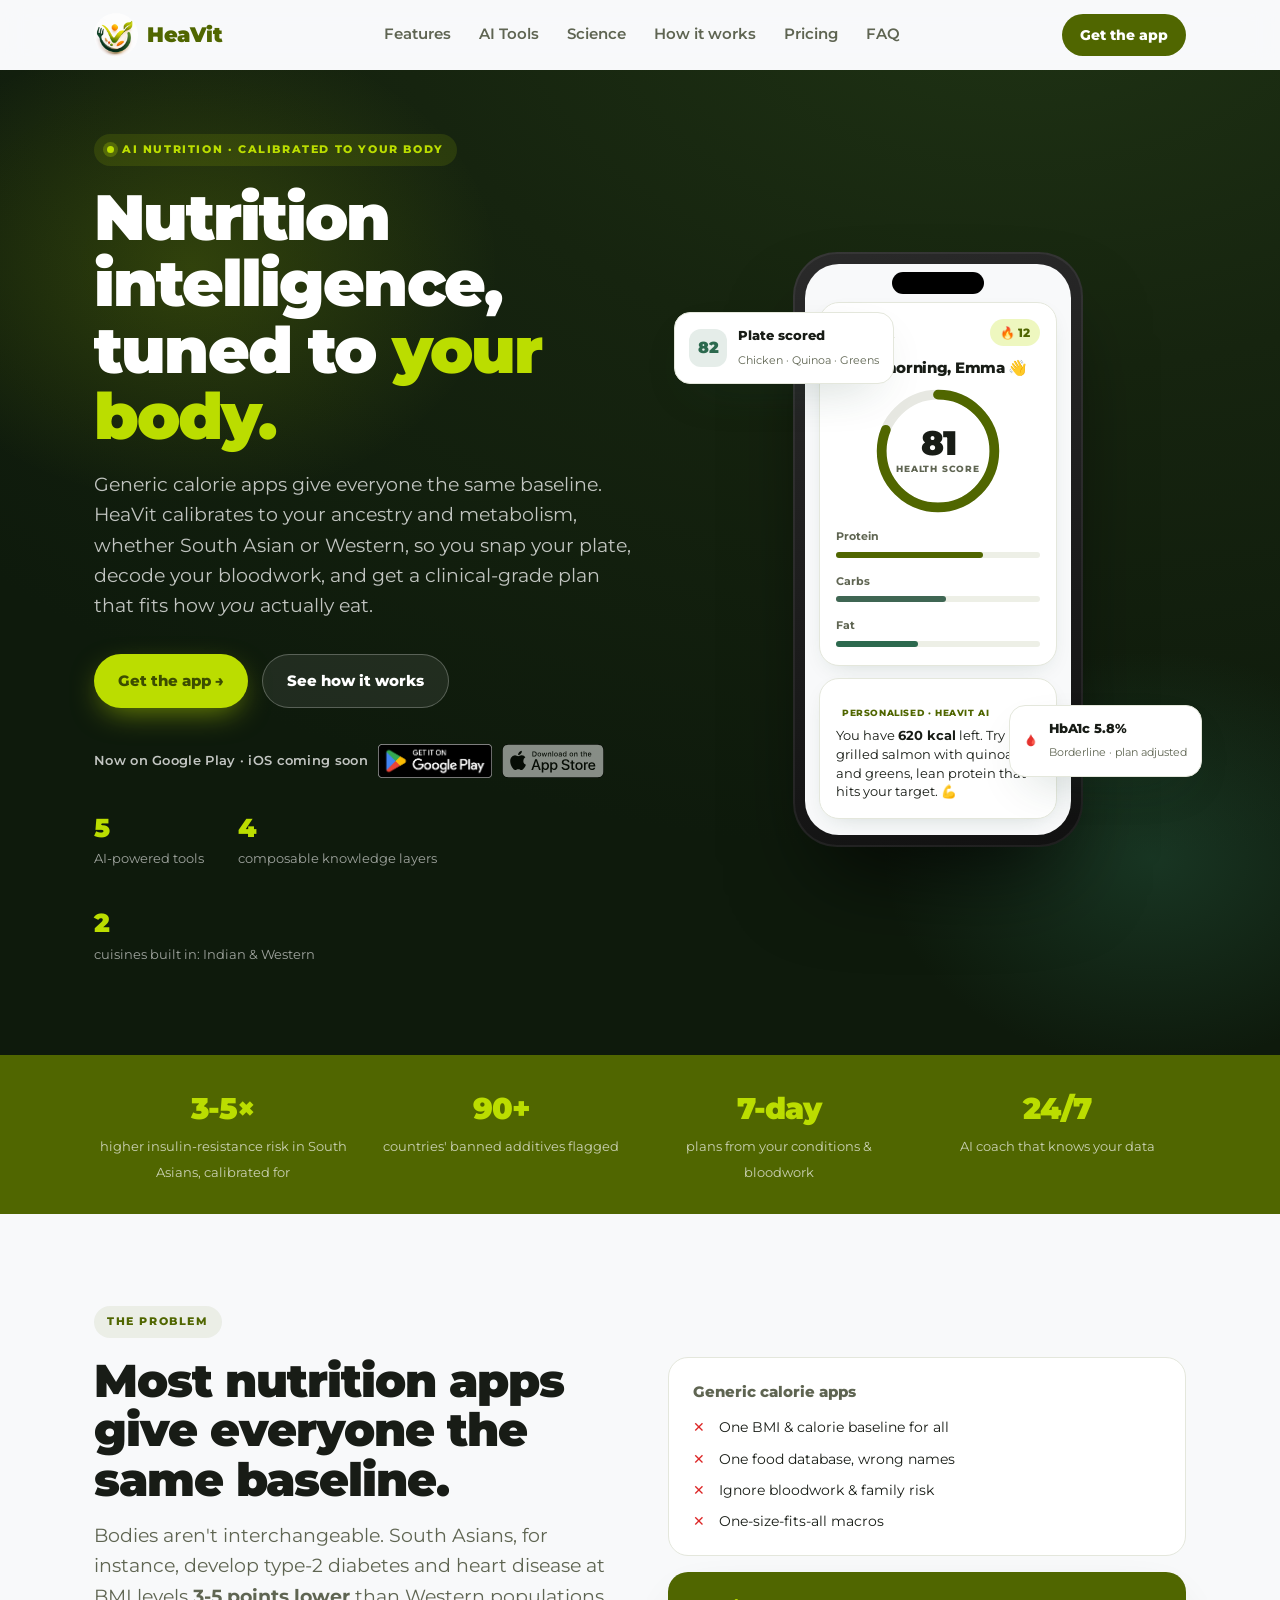
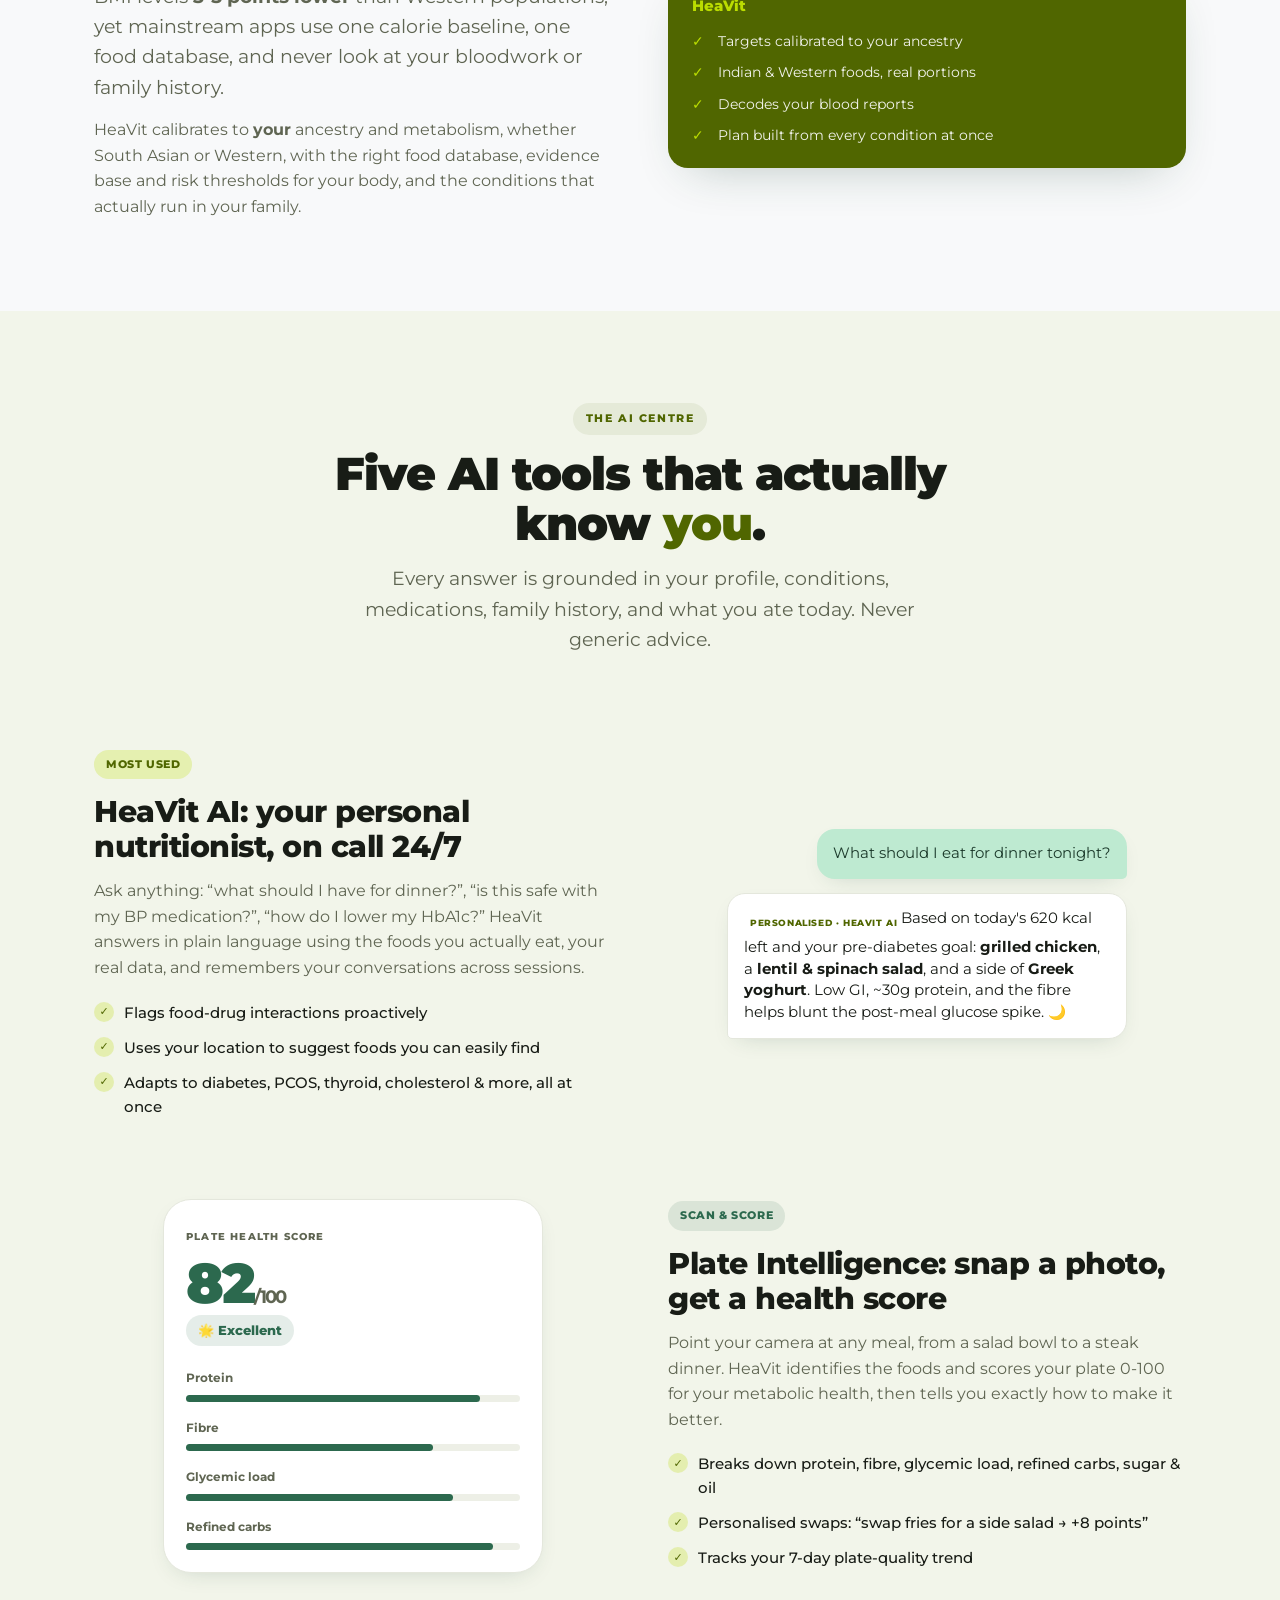
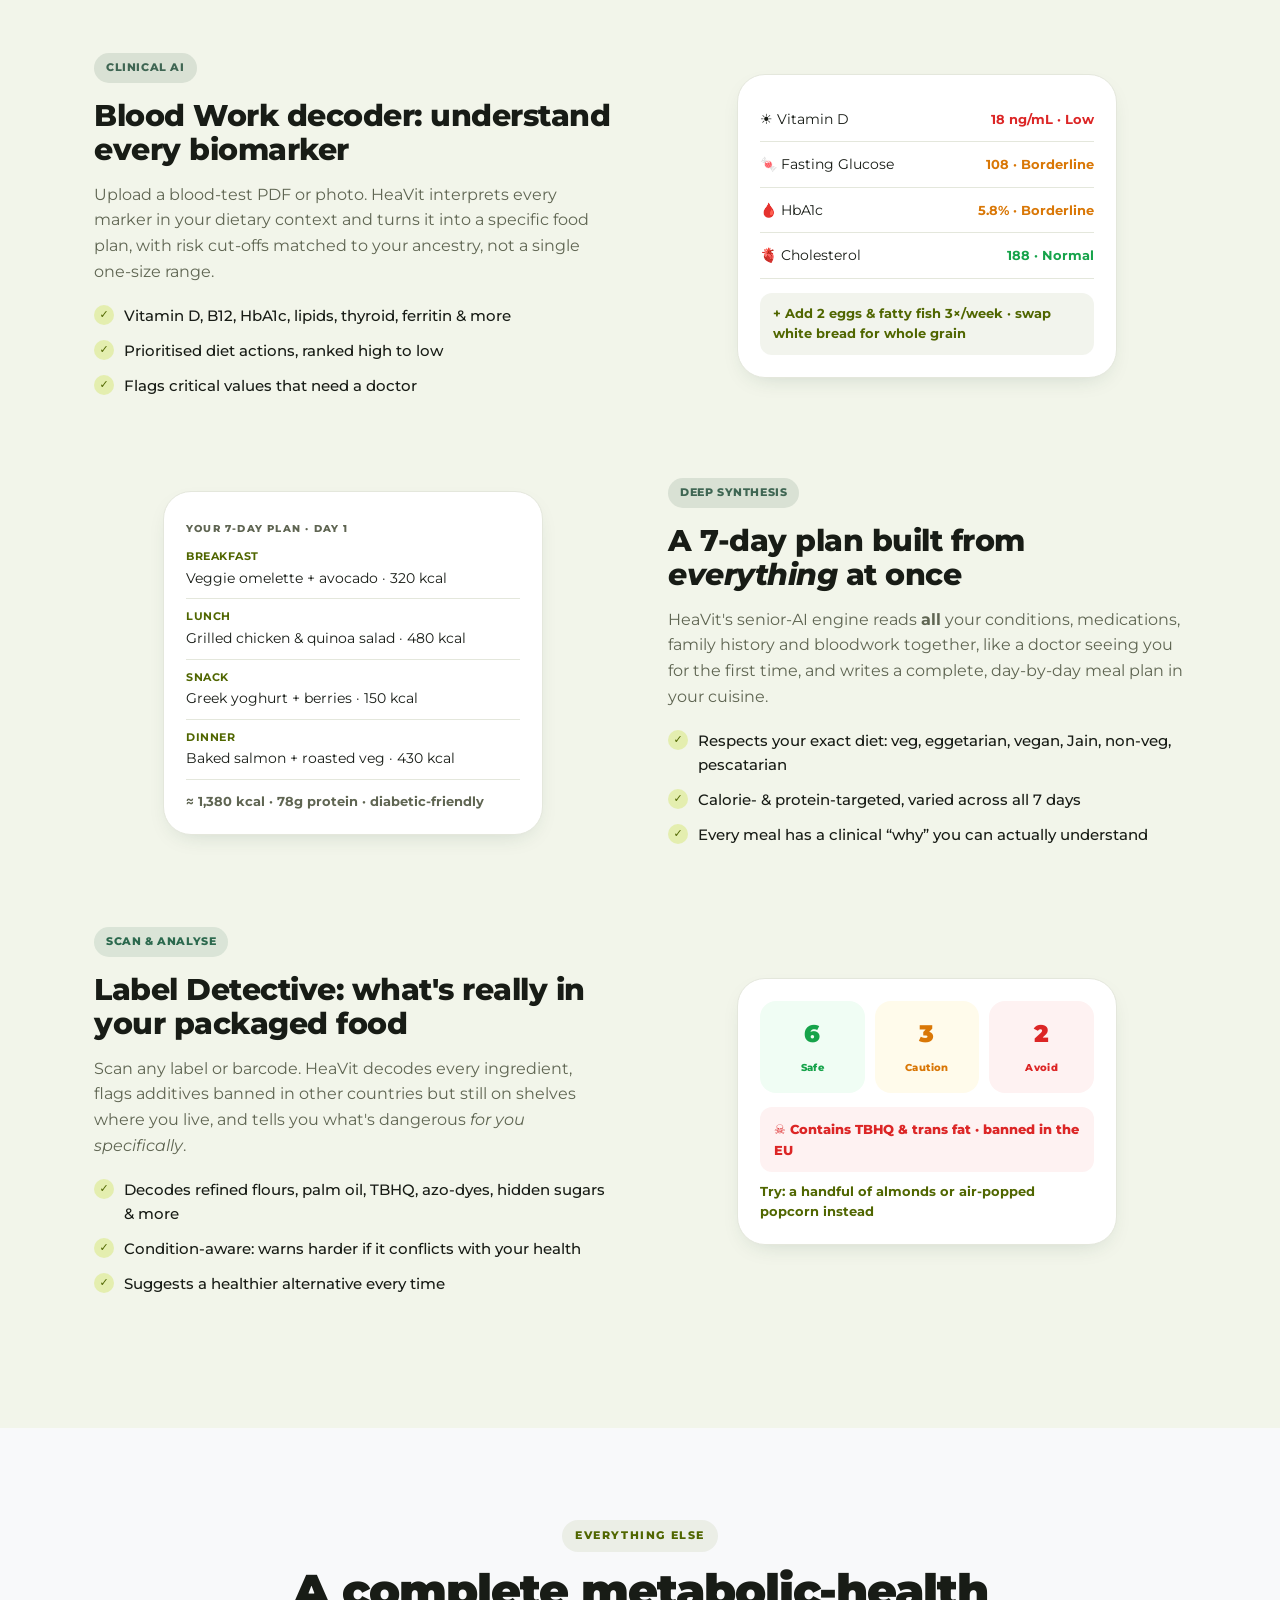
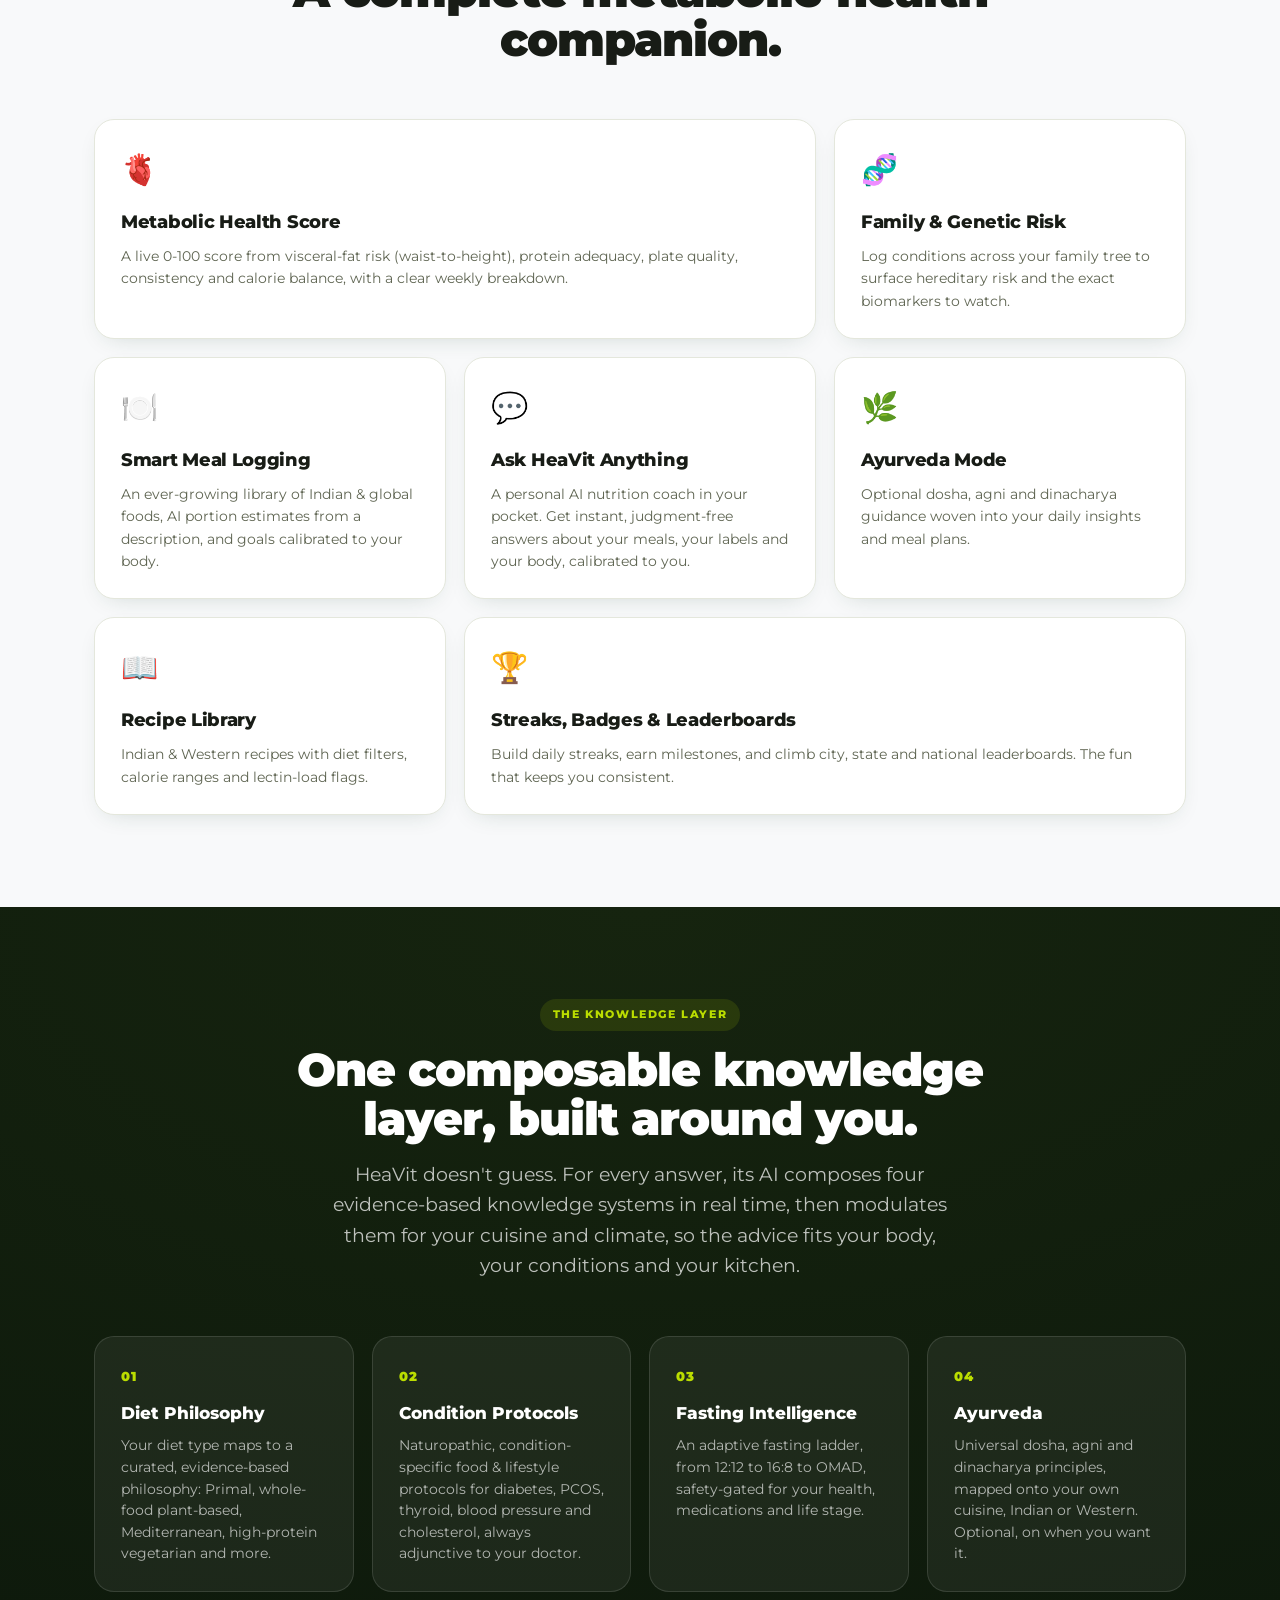
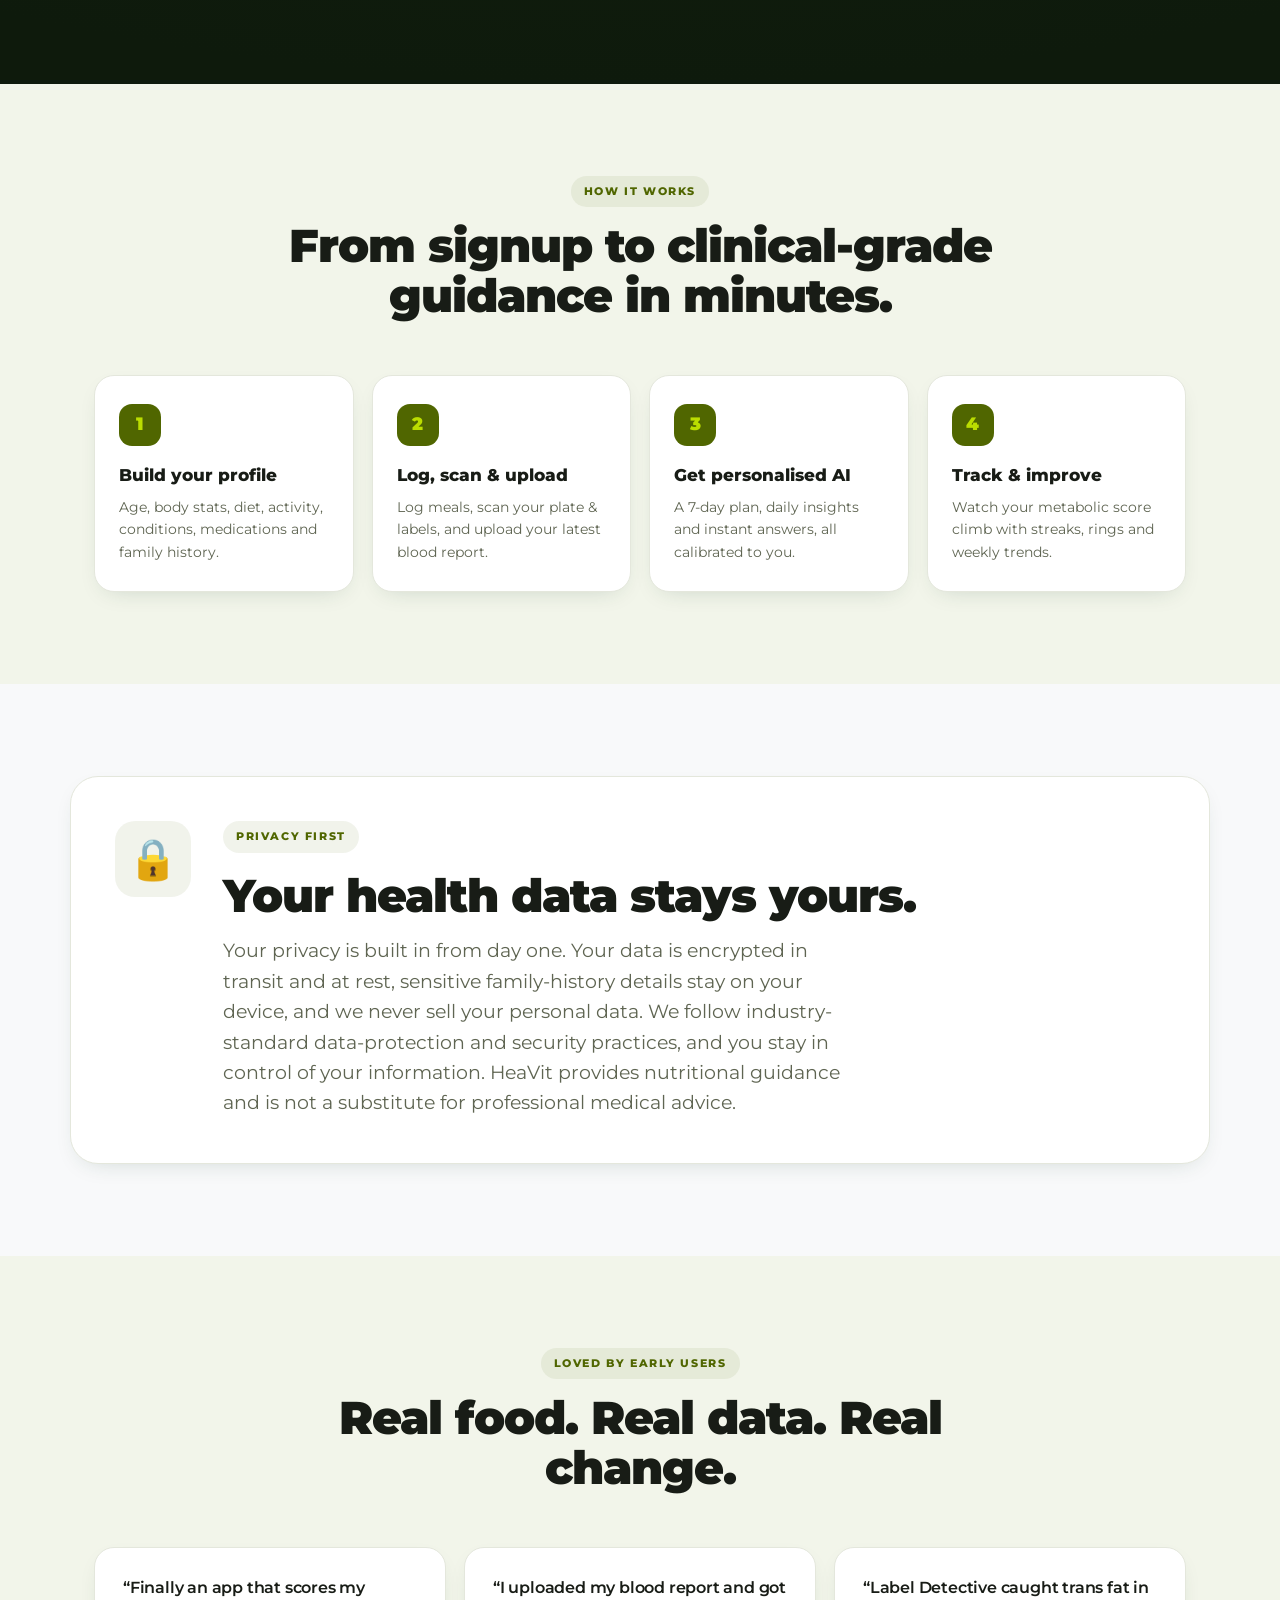
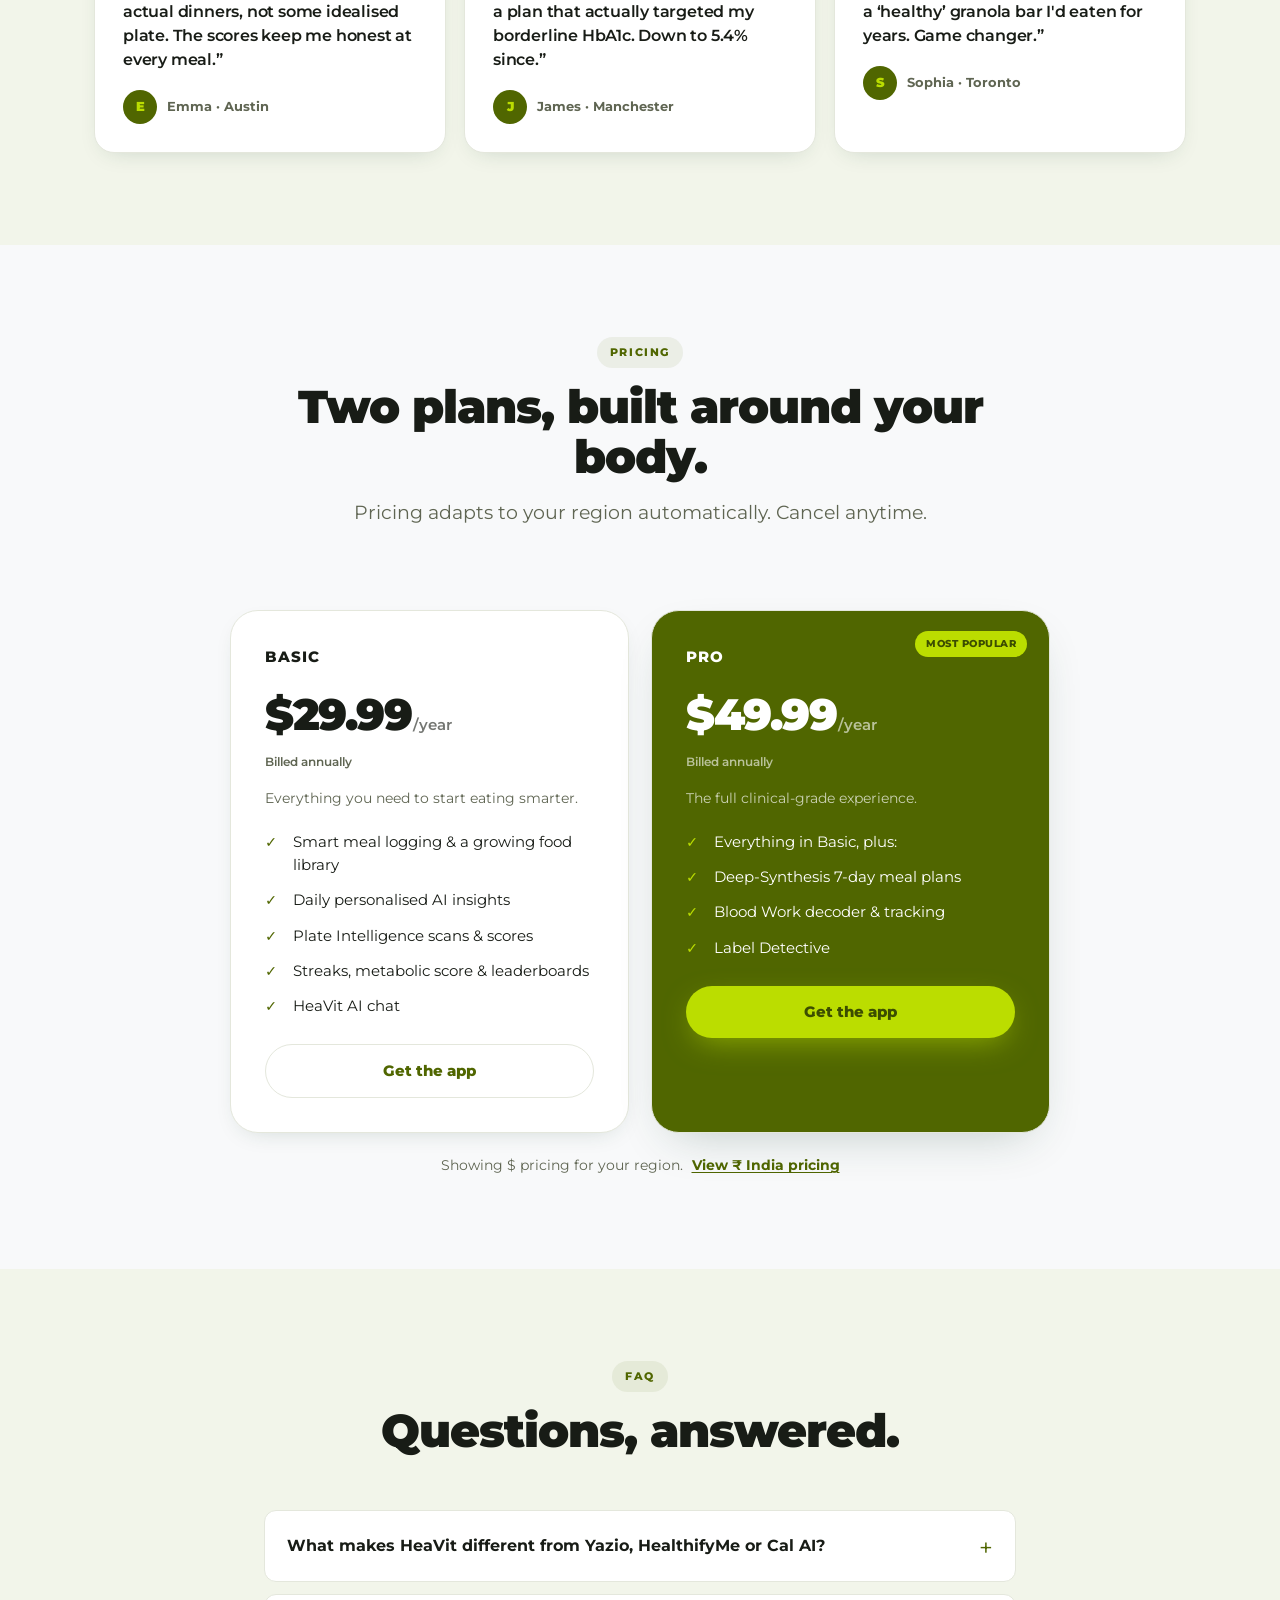
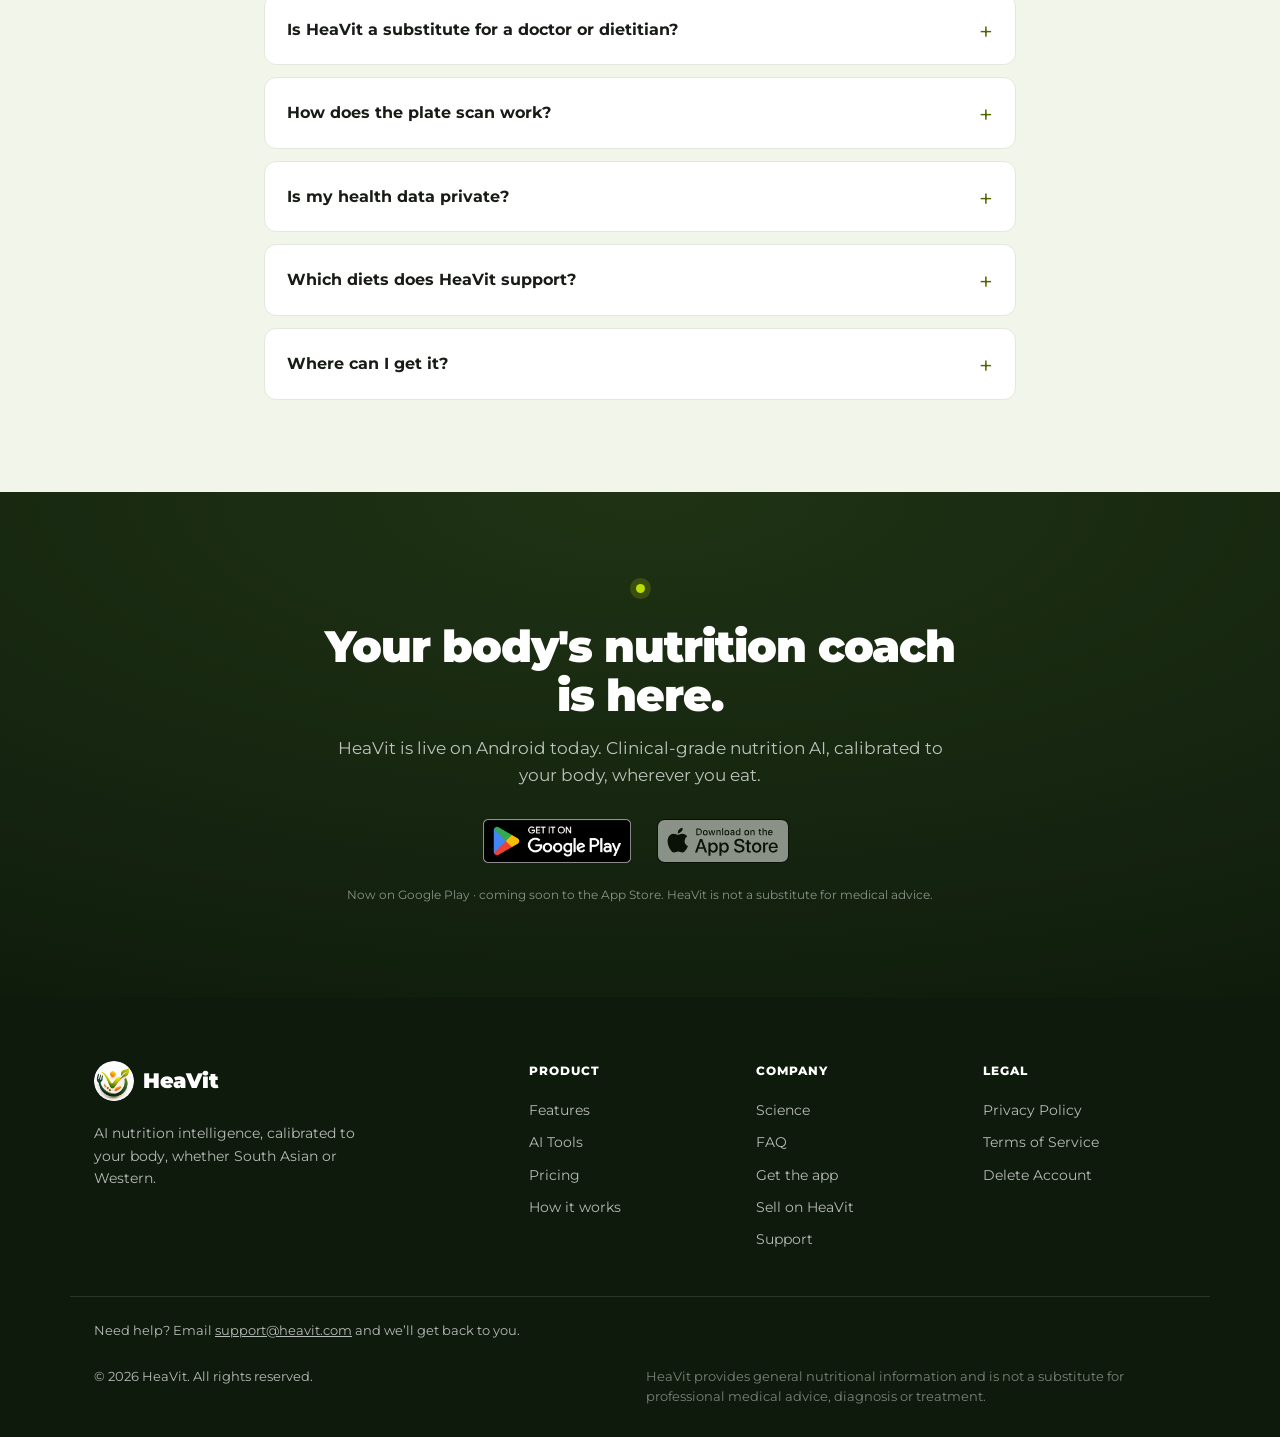
<file: index.html>
<!DOCTYPE html>
<html lang="en">
<head>
  <meta charset="UTF-8" />
  <meta name="viewport" content="width=device-width, initial-scale=1.0" />
  <!-- Set a 'js' flag before render so scroll-reveal only hides content when JS is available -->
  <script>document.documentElement.className = 'js';</script>
  <title>HeaVit · AI Nutrition Coach That Adapts to Your Body</title>
  <meta name="description" content="HeaVit is the AI nutrition coach that calibrates to your ancestry and metabolism, whether South Asian or Western. Scan your plate, decode your bloodwork, and get a clinical-grade meal plan built around how you actually eat." />
  <meta name="theme-color" content="#506600" />

  <!-- Open Graph / social -->
  <meta property="og:title" content="HeaVit · AI Nutrition Coach That Adapts to Your Body" />
  <meta property="og:description" content="Snap your plate, decode your bloodwork, and get a clinical-grade plan calibrated to your ancestry and metabolism, whether South Asian or Western." />
  <meta property="og:type" content="website" />
  <!-- TODO: replace with a purpose-built 1200×630 social card; logo is a stopgap so shares don't 404 -->
  <meta property="og:image" content="https://heavit-website.vercel.app/heavit-logo.png" />
  <meta property="twitter:image" content="https://heavit-website.vercel.app/heavit-logo.png" />
  <meta name="twitter:card" content="summary_large_image" />

  <link rel="canonical" href="https://heavit-website.vercel.app/" />
  <meta property="og:url" content="https://heavit-website.vercel.app/" />
  <link rel="icon" href="favicon.svg" type="image/svg+xml" />
  <link rel="preload" as="image" href="heavit-logo.png" />

  <!-- Fonts -->
  <link rel="preconnect" href="https://fonts.googleapis.com" />
  <link rel="preconnect" href="https://fonts.gstatic.com" crossorigin />
  <link href="https://fonts.googleapis.com/css2?family=Montserrat:wght@400;500;600;700;800;900&display=swap" rel="stylesheet" />

  <link rel="stylesheet" href="styles.css?v=20261030" />
</head>
<body>

  <!-- ───────────────────────── NAV ───────────────────────── -->
  <header class="nav" id="nav">
    <div class="container nav__inner">
      <a href="#top" class="brand" aria-label="HeaVit home">
  <img src="heavit-logo.png" alt="HeaVit Logo" class="brand__logo">
  <span class="brand__name">HeaVit</span>
</a>
      <nav class="nav__links" aria-label="Primary">
        <a href="#features">Features</a>
        <a href="#ai">AI Tools</a>
        <a href="#science">Science</a>
        <a href="#how">How it works</a>
        <a href="#pricing">Pricing</a>
        <a href="#faq">FAQ</a>
      </nav>
      <div class="nav__actions">
        <a href="#get" class="btn btn--primary btn--sm">Get the app</a>
      </div>
      <button class="nav__toggle" id="navToggle" aria-label="Open menu" aria-expanded="false">
        <span></span><span></span><span></span>
      </button>
    </div>
    <div class="nav__mobile" id="navMobile">
      <a href="#features">Features</a>
      <a href="#ai">AI Tools</a>
      <a href="#science">Science</a>
      <a href="#how">How it works</a>
      <a href="#pricing">Pricing</a>
      <a href="#faq">FAQ</a>
      <a href="#get" class="btn btn--primary">Get the app</a>
    </div>
  </header>

  <main id="top">

  <!-- ───────────────────────── HERO ───────────────────────── -->
  <section class="hero">
    <div class="hero__glow"></div>
    <div class="container hero__inner">
      <div class="hero__copy reveal">
        <span class="eyebrow eyebrow--light">
          <span class="dot"></span> AI Nutrition · Calibrated to Your Body
        </span>
        <h1 class="hero__title">
          Nutrition intelligence,<br />tuned to <span class="hl">your body.</span>
        </h1>
        <p class="hero__sub">
          Generic calorie apps give everyone the same baseline. HeaVit calibrates to your
          ancestry and metabolism, whether South Asian or Western, so you snap your plate, decode
          your bloodwork, and get a clinical-grade plan that fits how <em>you</em> actually eat.
        </p>
        <div class="hero__cta">
          <a href="#get" class="btn btn--lime">Get the app →</a>
          <a href="#how" class="btn btn--ghost-light">See how it works</a>
        </div>
      <div class="coming-soon">
    <span>Now on Google Play &middot; iOS coming soon</span>
    <a href="https://play.google.com/store/apps/details?id=com.heavit.app" class="coming-soon__link" target="_blank" rel="noopener" aria-label="Get HeaVit on Google Play">
      <img src="images/google-play.png" alt="Get it on Google Play">
    </a>
    <img src="images/app-store-badge.svg" alt="Coming soon to the App Store" class="coming-soon__pending">
</div>
        <div class="hero__proof">
          <div><strong>5</strong><span>AI-powered tools</span></div>
          <div><strong>4</strong><span>composable knowledge layers</span></div>
          <div><strong>2</strong><span>cuisines built in: Indian &amp; Western</span></div>
        </div>
      </div>

      <!-- App mockup -->
      <div class="hero__art reveal">
        <div class="phone">
          <div class="phone__notch"></div>
          <div class="phone__screen">
            <div class="appcard appcard--hero">
              <div class="app-row app-row--head">
                <span class="app-brand">HeaVit</span>
                <span class="app-streak">🔥 12</span>
              </div>
              <p class="app-greet">Good morning, Emma 👋</p>

              <div class="app-score">
                <svg viewBox="0 0 120 120" class="ring" aria-hidden="true">
                  <circle class="ring__track" cx="60" cy="60" r="52"></circle>
                  <circle class="ring__fill" cx="60" cy="60" r="52"
                          stroke-dasharray="326.7" stroke-dashoffset="62"></circle>
                </svg>
                <div class="app-score__center">
                  <span class="app-score__num">81</span>
                  <span class="app-score__lbl">Health Score</span>
                </div>
              </div>

              <div class="app-macros">
                <div class="macro"><span>Protein</span><i style="--w:72%"></i></div>
                <div class="macro"><span>Carbs</span><i style="--w:54%;--c:#3F6653"></i></div>
                <div class="macro"><span>Fat</span><i style="--w:40%;--c:#2C694E"></i></div>
              </div>
            </div>

            <div class="appcard appcard--ai">
              <span class="ai-tag"><span class="dot dot--lime"></span> Personalised · HeaVit AI</span>
              <p>You have <b>620 kcal</b> left. Try grilled salmon with quinoa and greens,
                lean protein that hits your target. 💪</p>
            </div>
          </div>
        </div>

        <!-- Floating plate-score chip -->
        <div class="floatcard floatcard--plate">
          <div class="floatcard__score">82</div>
          <div>
            <strong>Plate scored</strong>
            <span>Chicken · Quinoa · Greens</span>
          </div>
        </div>
        <!-- Floating biomarker chip -->
        <div class="floatcard floatcard--bio">
          <span class="bio-emoji">🩸</span>
          <div>
            <strong>HbA1c 5.8%</strong>
            <span>Borderline · plan adjusted</span>
          </div>
        </div>
      </div>
    </div>
  </section>

  <!-- ───────────────────────── MARQUEE / STATS BAR ───────────────────────── -->
  <section class="statsbar">
    <div class="container statsbar__inner reveal">
      <div class="stat"><strong>3-5×</strong><span>higher insulin-resistance risk in South Asians, calibrated for</span></div>
      <div class="stat"><strong>90+</strong><span>countries' banned additives flagged</span></div>
      <div class="stat"><strong>7-day</strong><span>plans from your conditions &amp; bloodwork</span></div>
      <div class="stat"><strong>24/7</strong><span>AI coach that knows your data</span></div>
    </div>
  </section>

  <!-- ───────────────────────── PROBLEM ───────────────────────── -->
  <section class="section problem">
    <div class="container">
      <div class="problem__grid">
        <div class="reveal">
          <span class="eyebrow">The problem</span>
          <h2 class="h2">Most nutrition apps give everyone the same baseline.</h2>
          <p class="lead">
            Bodies aren't interchangeable. South Asians, for instance, develop type-2 diabetes
            and heart disease at BMI levels <b>3-5 points lower</b> than Western populations,
            yet mainstream apps use one calorie baseline, one food database, and never look at
            your bloodwork or family history.
          </p>
          <p class="muted">
            HeaVit calibrates to <b>your</b> ancestry and metabolism, whether South Asian or
            Western, with the right food database, evidence base and risk thresholds for your
            body, and the conditions that actually run in your family.
          </p>
        </div>
        <div class="problem__compare reveal">
          <div class="vs vs--bad">
            <h4>Generic calorie apps</h4>
            <ul>
              <li>One BMI &amp; calorie baseline for all</li>
              <li>One food database, wrong names</li>
              <li>Ignore bloodwork &amp; family risk</li>
              <li>One-size-fits-all macros</li>
            </ul>
          </div>
          <div class="vs vs--good">
            <h4>HeaVit</h4>
            <ul>
              <li>Targets calibrated to your ancestry</li>
              <li>Indian &amp; Western foods, real portions</li>
              <li>Decodes your blood reports</li>
              <li>Plan built from every condition at once</li>
            </ul>
          </div>
        </div>
      </div>
    </div>
  </section>

  <!-- ───────────────────────── AI TOOLS (deep dives) ───────────────────────── -->
  <section class="section section--tint" id="ai">
    <div class="container">
      <div class="section__head reveal">
        <span class="eyebrow">The AI Centre</span>
        <h2 class="h2">Five AI tools that actually know <span class="hl-ink">you</span>.</h2>
        <p class="lead lead--center">
          Every answer is grounded in your profile, conditions, medications,
          family history, and what you ate today. Never generic advice.
        </p>
      </div>

      <!-- Feature 1: AI Nutritionist -->
      <div class="feature reveal" id="features">
        <div class="feature__text">
          <span class="pill pill--lime">Most used</span>
          <h3 class="h3">HeaVit AI: your personal nutritionist, on call 24/7</h3>
          <p>Ask anything: “what should I have for dinner?”, “is this safe with my
            BP medication?”, “how do I lower my HbA1c?” HeaVit answers in plain language
            using the foods you actually eat, your real data, and remembers your conversations across sessions.</p>
          <ul class="ticks">
            <li>Flags food-drug interactions proactively</li>
            <li>Uses your location to suggest foods you can easily find</li>
            <li>Adapts to diabetes, PCOS, thyroid, cholesterol &amp; more, all at once</li>
          </ul>
        </div>
        <div class="feature__art">
          <div class="chatdemo">
            <div class="bubble bubble--user">What should I eat for dinner tonight?</div>
            <div class="bubble bubble--ai">
              <span class="ai-tag"><span class="dot dot--lime"></span> Personalised · HeaVit AI</span>
              Based on today's 620 kcal left and your pre-diabetes goal: <b>grilled chicken</b>,
              a <b>lentil &amp; spinach salad</b>, and a side of <b>Greek yoghurt</b>. Low GI, ~30g protein,
              and the fibre helps blunt the post-meal glucose spike. 🌙
            </div>
          </div>
        </div>
      </div>

      <!-- Feature 2: Plate Intelligence -->
      <div class="feature feature--rev reveal">
        <div class="feature__text">
          <span class="pill pill--teal">Scan &amp; score</span>
          <h3 class="h3">Plate Intelligence: snap a photo, get a health score</h3>
          <p>Point your camera at any meal, from a salad bowl to a steak dinner. HeaVit identifies
            the foods and scores your plate 0-100 for your metabolic health, then tells you exactly
            how to make it better.</p>
          <ul class="ticks">
            <li>Breaks down protein, fibre, glycemic load, refined carbs, sugar &amp; oil</li>
            <li>Personalised swaps: “swap fries for a side salad → +8 points”</li>
            <li>Tracks your 7-day plate-quality trend</li>
          </ul>
        </div>
        <div class="feature__art">
          <div class="appcard appcard--plate">
            <span class="muted-eyebrow">Plate Health Score</span>
            <div class="plate-score">82<small>/100</small></div>
            <div class="plate-badge">🌟 Excellent</div>
            <div class="plate-bars">
              <div class="pb"><span>Protein</span><i style="--w:88%"></i></div>
              <div class="pb"><span>Fibre</span><i style="--w:74%"></i></div>
              <div class="pb"><span>Glycemic load</span><i style="--w:80%"></i></div>
              <div class="pb"><span>Refined carbs</span><i style="--w:92%"></i></div>
            </div>
          </div>
        </div>
      </div>

      <!-- Feature 3: Blood Work -->
      <div class="feature reveal">
        <div class="feature__text">
          <span class="pill pill--green">Clinical AI</span>
          <h3 class="h3">Blood Work decoder: understand every biomarker</h3>
          <p>Upload a blood-test PDF or photo. HeaVit interprets every marker in your
            dietary context and turns it into a specific food plan, with risk cut-offs matched
            to your ancestry, not a single one-size range.</p>
          <ul class="ticks">
            <li>Vitamin D, B12, HbA1c, lipids, thyroid, ferritin &amp; more</li>
            <li>Prioritised diet actions, ranked high to low</li>
            <li>Flags critical values that need a doctor</li>
          </ul>
        </div>
        <div class="feature__art">
          <div class="appcard appcard--bio">
            <div class="bio-row"><span>☀️ Vitamin D</span><b class="b-low">18 ng/mL · Low</b></div>
            <div class="bio-row"><span>🍬 Fasting Glucose</span><b class="b-warn">108 · Borderline</b></div>
            <div class="bio-row"><span>🩸 HbA1c</span><b class="b-warn">5.8% · Borderline</b></div>
            <div class="bio-row"><span>🫀 Cholesterol</span><b class="b-ok">188 · Normal</b></div>
            <div class="bio-cta">+ Add 2 eggs &amp; fatty fish 3×/week · swap white bread for whole grain</div>
          </div>
        </div>
      </div>

      <!-- Feature 4: Deep Synthesis Meal Plan -->
      <div class="feature feature--rev reveal">
        <div class="feature__text">
          <span class="pill pill--green">Deep Synthesis</span>
          <h3 class="h3">A 7-day plan built from <em>everything</em> at once</h3>
          <p>HeaVit's senior-AI engine reads <b>all</b> your conditions, medications,
            family history and bloodwork together, like a doctor seeing you for the first
            time, and writes a complete, day-by-day meal plan in your cuisine.</p>
          <ul class="ticks">
            <li>Respects your exact diet: veg, eggetarian, vegan, Jain, non-veg, pescatarian</li>
            <li>Calorie- &amp; protein-targeted, varied across all 7 days</li>
            <li>Every meal has a clinical “why” you can actually understand</li>
          </ul>
        </div>
        <div class="feature__art">
          <div class="appcard appcard--plan">
            <span class="muted-eyebrow">Your 7-Day Plan · Day 1</span>
            <div class="plan-row"><b>Breakfast</b><span>Veggie omelette + avocado · 320 kcal</span></div>
            <div class="plan-row"><b>Lunch</b><span>Grilled chicken &amp; quinoa salad · 480 kcal</span></div>
            <div class="plan-row"><b>Snack</b><span>Greek yoghurt + berries · 150 kcal</span></div>
            <div class="plan-row"><b>Dinner</b><span>Baked salmon + roasted veg · 430 kcal</span></div>
            <div class="plan-foot">≈ 1,380 kcal · 78g protein · diabetic-friendly</div>
          </div>
        </div>
      </div>

      <!-- Feature 5: Label Detective -->
      <div class="feature reveal">
        <div class="feature__text">
          <span class="pill pill--teal">Scan &amp; analyse</span>
          <h3 class="h3">Label Detective: what's really in your packaged food</h3>
          <p>Scan any label or barcode. HeaVit decodes every ingredient, flags additives
            banned in other countries but still on shelves where you live, and tells you what's
            dangerous <em>for you specifically</em>.</p>
          <ul class="ticks">
            <li>Decodes refined flours, palm oil, TBHQ, azo-dyes, hidden sugars &amp; more</li>
            <li>Condition-aware: warns harder if it conflicts with your health</li>
            <li>Suggests a healthier alternative every time</li>
          </ul>
        </div>
        <div class="feature__art">
          <div class="appcard appcard--label">
            <div class="label-tiles">
              <div class="lt lt--ok"><b>6</b><span>Safe</span></div>
              <div class="lt lt--warn"><b>3</b><span>Caution</span></div>
              <div class="lt lt--bad"><b>2</b><span>Avoid</span></div>
            </div>
            <div class="label-verdict">☠️ Contains TBHQ &amp; trans fat · banned in the EU</div>
            <div class="label-alt">Try: a handful of almonds or air-popped popcorn instead</div>
          </div>
        </div>
      </div>
    </div>
  </section>

  <!-- ───────────────────────── BENTO FEATURE GRID ───────────────────────── -->
  <section class="section">
    <div class="container">
      <div class="section__head reveal">
        <span class="eyebrow">Everything else</span>
        <h2 class="h2">A complete metabolic-health companion.</h2>
      </div>
      <div class="bento reveal">
        <article class="bcard bcard--wide">
          <span class="bicon">🫀</span>
          <h4>Metabolic Health Score</h4>
          <p>A live 0-100 score from visceral-fat risk (waist-to-height), protein adequacy, plate quality, consistency and calorie balance, with a clear weekly breakdown.</p>
        </article>
        <article class="bcard">
          <span class="bicon">🧬</span>
          <h4>Family &amp; Genetic Risk</h4>
          <p>Log conditions across your family tree to surface hereditary risk and the exact biomarkers to watch.</p>
        </article>
        <article class="bcard">
          <span class="bicon">🍽️</span>
          <h4>Smart Meal Logging</h4>
          <p>An ever-growing library of Indian &amp; global foods, AI portion estimates from a description, and goals calibrated to your body.</p>
        </article>
        <article class="bcard">
          <span class="bicon">💬</span>
          <h4>Ask HeaVit Anything</h4>
          <p>A personal AI nutrition coach in your pocket. Get instant, judgment-free answers about your meals, your labels and your body, calibrated to you.</p>
        </article>
        <article class="bcard">
          <span class="bicon">🌿</span>
          <h4>Ayurveda Mode</h4>
          <p>Optional dosha, agni and dinacharya guidance woven into your daily insights and meal plans.</p>
        </article>
        <article class="bcard">
          <span class="bicon">📖</span>
          <h4>Recipe Library</h4>
          <p>Indian &amp; Western recipes with diet filters, calorie ranges and lectin-load flags.</p>
        </article>
        <article class="bcard bcard--wide">
          <span class="bicon">🏆</span>
          <h4>Streaks, Badges &amp; Leaderboards</h4>
          <p>Build daily streaks, earn milestones, and climb city, state and national leaderboards. The fun that keeps you consistent.</p>
        </article>
      </div>
    </div>
  </section>

  <!-- ───────────────────────── SCIENCE ───────────────────────── -->
  <section class="section section--dark" id="science">
    <div class="container">
      <div class="section__head reveal">
        <span class="eyebrow eyebrow--light">The knowledge layer</span>
        <h2 class="h2 h2--light">One composable knowledge layer, built around you.</h2>
        <p class="lead lead--center lead--light">
          HeaVit doesn't guess. For every answer, its AI composes four evidence-based
          knowledge systems in real time, then modulates them for your cuisine and climate,
          so the advice fits your body, your conditions and your kitchen.
        </p>
      </div>
      <div class="science-grid reveal">
        <div class="scard">
          <span class="snum">01</span>
          <h4>Diet Philosophy</h4>
          <p>Your diet type maps to a curated, evidence-based philosophy: Primal, whole-food plant-based, Mediterranean, high-protein vegetarian and more.</p>
        </div>
        <div class="scard">
          <span class="snum">02</span>
          <h4>Condition Protocols</h4>
          <p>Naturopathic, condition-specific food &amp; lifestyle protocols for diabetes, PCOS, thyroid, blood pressure and cholesterol, always adjunctive to your doctor.</p>
        </div>
        <div class="scard">
          <span class="snum">03</span>
          <h4>Fasting Intelligence</h4>
          <p>An adaptive fasting ladder, from 12:12 to 16:8 to OMAD, safety-gated for your health, medications and life stage.</p>
        </div>
        <div class="scard">
          <span class="snum">04</span>
          <h4>Ayurveda</h4>
          <p>Universal dosha, agni and dinacharya principles, mapped onto your own cuisine, Indian or Western. Optional, on when you want it.</p>
        </div>
      </div>
    </div>
  </section>

  <!-- ───────────────────────── HOW IT WORKS ───────────────────────── -->
  <section class="section section--tint" id="how">
    <div class="container">
      <div class="section__head reveal">
        <span class="eyebrow">How it works</span>
        <h2 class="h2">From signup to clinical-grade guidance in minutes.</h2>
      </div>
      <div class="steps reveal">
        <div class="step">
          <span class="step__n">1</span>
          <h4>Build your profile</h4>
          <p>Age, body stats, diet, activity, conditions, medications and family history.</p>
        </div>
        <div class="step">
          <span class="step__n">2</span>
          <h4>Log, scan &amp; upload</h4>
          <p>Log meals, scan your plate &amp; labels, and upload your latest blood report.</p>
        </div>
        <div class="step">
          <span class="step__n">3</span>
          <h4>Get personalised AI</h4>
          <p>A 7-day plan, daily insights and instant answers, all calibrated to you.</p>
        </div>
        <div class="step">
          <span class="step__n">4</span>
          <h4>Track &amp; improve</h4>
          <p>Watch your metabolic score climb with streaks, rings and weekly trends.</p>
        </div>
      </div>
    </div>
  </section>

  <!-- ───────────────────────── PRIVACY ───────────────────────── -->
  <section class="section">
    <div class="container privacy reveal">
      <div class="privacy__icon">🔒</div>
      <div>
        <span class="eyebrow">Privacy first</span>
        <h2 class="h2">Your health data stays yours.</h2>
        <p class="lead">
          Your privacy is built in from day one. Your data is encrypted in transit and at rest,
          sensitive family-history details stay on your device, and we never sell your personal
          data. We follow industry-standard data-protection and security practices, and you stay
          in control of your information. HeaVit provides nutritional guidance and is not a
          substitute for professional medical advice.
        </p>
      </div>
    </div>
  </section>

  <!-- TESTIMONIALS (PLACEHOLDER: replace with real, consented testimonials before launch) -->
  <section class="section section--tint">
    <div class="container">
      <div class="section__head reveal">
        <span class="eyebrow">Loved by early users</span>
        <h2 class="h2">Real food. Real data. Real change.</h2>
      </div>
      <div class="quotes reveal">
        <figure class="quote">
          <blockquote>“Finally an app that scores my actual dinners, not some idealised plate. The scores keep me honest at every meal.”</blockquote>
          <figcaption><span class="avatar">E</span> Emma · Austin</figcaption>
        </figure>
        <figure class="quote">
          <blockquote>“I uploaded my blood report and got a plan that actually targeted my borderline HbA1c. Down to 5.4% since.”</blockquote>
          <figcaption><span class="avatar">J</span> James · Manchester</figcaption>
        </figure>
        <figure class="quote">
          <blockquote>“Label Detective caught trans fat in a ‘healthy’ granola bar I'd eaten for years. Game changer.”</blockquote>
          <figcaption><span class="avatar">S</span> Sophia · Toronto</figcaption>
        </figure>
      </div>
    </div>
  </section>

  <!-- ───────────────────────── PRICING ───────────────────────── -->
  <section class="section" id="pricing">
    <div class="container">
      <div class="section__head reveal">
        <span class="eyebrow">Pricing</span>
        <h2 class="h2">Two plans, built around your body.</h2>
        <p class="lead lead--center">Pricing adapts to your region automatically. Cancel anytime.</p>
      </div>

      <!-- Billing toggle (India shows monthly + annual; international is annual-only) -->
      <div class="pricing__controls reveal">
        <div class="seg" id="billingSeg" role="group" aria-label="Billing period">
          <button type="button" class="seg__btn is-active" data-billing="annual">Annual <span class="seg__save">Save up to 48%</span></button>
          <button type="button" class="seg__btn" data-billing="quarterly">3 months</button>
        </div>
      </div>

      <div class="pricing reveal">
        <div class="price" data-plan="basic">
          <h4 class="price__name">Basic</h4>
          <div class="price__amt"><span class="price__main" data-amt>₹1,499</span><span class="price__per" data-per>/year</span></div>
          <p class="price__billnote" data-billnote>Billed annually</p>
          <p class="price__desc">Everything you need to start eating smarter.</p>
          <ul class="price__list">
            <li>Smart meal logging &amp; a growing food library</li>
            <li>Daily personalised AI insights</li>
            <li>Plate Intelligence scans &amp; scores</li>
            <li>Streaks, metabolic score &amp; leaderboards</li>
            <li>HeaVit AI chat</li>
          </ul>
          <a href="#get" class="btn btn--ghost btn--block">Get the app</a>
        </div>
        <div class="price price--featured" data-plan="pro">
          <span class="price__tag">Most popular</span>
          <h4 class="price__name">Pro</h4>
          <div class="price__amt"><span class="price__main" data-amt>₹2,499</span><span class="price__per" data-per>/year</span></div>
          <p class="price__billnote" data-billnote>Billed annually</p>
          <p class="price__desc">The full clinical-grade experience.</p>
          <ul class="price__list">
            <li>Everything in Basic, plus:</li>
            <li>Deep-Synthesis 7-day meal plans</li>
            <li>Blood Work decoder &amp; tracking</li>
            <li>Label Detective</li>
          </ul>
          <a href="#get" class="btn btn--lime btn--block">Get the app</a>
        </div>
      </div>

      <p class="pricing__region reveal">
        <span data-region-label>Showing ₹ pricing for India.</span>
        <button type="button" class="linklike" data-region-toggle>View international ($) pricing</button>
      </p>
    </div>
  </section>

  <!-- ───────────────────────── FAQ ───────────────────────── -->
  <section class="section section--tint" id="faq">
    <div class="container container--narrow">
      <div class="section__head reveal">
        <span class="eyebrow">FAQ</span>
        <h2 class="h2">Questions, answered.</h2>
      </div>
      <div class="faq reveal">
        <details class="faq__item">
          <summary>What makes HeaVit different from Yazio, HealthifyMe or Cal AI?</summary>
          <p>HeaVit calibrates to <em>your</em> body: risk thresholds matched to your ancestry, a growing Indian &amp; Western food library with real portions, and AI that reads your bloodwork and family history. Whether you eat South Asian or Western food, it's clinical-grade guidance for your plate, not a one-size calorie counter.</p>
        </details>
        <details class="faq__item">
          <summary>Is HeaVit a substitute for a doctor or dietitian?</summary>
          <p>No. HeaVit provides personalised nutritional guidance for informational purposes. It doesn't diagnose, treat or cure disease. Always consult a qualified healthcare provider before making changes, especially if you have a condition or take medication.</p>
        </details>
        <details class="faq__item">
          <summary>How does the plate scan work?</summary>
          <p>You snap a photo of your meal; AI vision identifies the foods, maps them to our food database, and scores the plate 0-100 across protein, fibre, glycemic load, refined carbs, sugar and oil, then suggests specific swaps to improve it.</p>
        </details>
        <details class="faq__item">
          <summary>Is my health data private?</summary>
          <p>Yes. Your data is encrypted in transit and at rest, family-history stays on your device, and we never sell your data. Privacy and security are core to how HeaVit is built, following industry-standard data-protection practices.</p>
        </details>
        <details class="faq__item">
          <summary>Which diets does HeaVit support?</summary>
          <p>Vegetarian, eggetarian, vegan, Jain, non-vegetarian and pescatarian, all strictly respected in every meal plan and suggestion.</p>
        </details>
        <details class="faq__item">
          <summary>Where can I get it?</summary>
          <p>HeaVit is live on Google Play &mdash; install it on Android today. The iOS version is coming soon to the App Store.</p>
        </details>
      </div>
    </div>
  </section>

  <!-- ───────────────────────── FINAL CTA / LAUNCH ───────────────────────── -->
  <section class="section cta" id="get">
    <div class="container cta__inner reveal">
      <span class="dot dot--lime"></span>
      <h2 class="cta__title">Your body's nutrition coach<br />is here.</h2>
      <p class="cta__sub">HeaVit is live on Android today. Clinical-grade nutrition AI, calibrated to your body, wherever you eat.</p>
      <!--
        STORE LINKS: the Google Play badge is live. When the iOS listing is
        approved, wrap the App Store <img> in the same store-badges__link
        anchor and drop the store-badge-slot--pending class from its slot.
      -->
      <div class="store-badges">
        <span class="store-badge-slot">
          <a href="https://play.google.com/store/apps/details?id=com.heavit.app" class="store-badges__link" target="_blank" rel="noopener" aria-label="Get HeaVit on Google Play">
            <img src="images/google-play.png" alt="Get it on Google Play" style="height:44px;width:auto;" />
          </a>
        </span>
        <span class="store-badge-slot store-badge-slot--pending">
          <img src="images/app-store-badge.svg" alt="Coming soon to the App Store" style="height:44px;width:auto;" />
        </span>
      </div>
      <p class="cta__fine">Now on Google Play &middot; coming soon to the App Store. HeaVit is not a substitute for medical advice.</p>
    </div>
  </section>

  </main>

  <!-- ───────────────────────── FOOTER ───────────────────────── -->
  <footer class="footer">
    <div class="container footer__inner">
      <div class="footer__brand">
        <a href="#top" class="brand brand--light">
          <img src="heavit-logo.png" alt="HeaVit Logo" class="brand__logo">
          <span class="brand__name">HeaVit</span>
        </a>
        <p>AI nutrition intelligence, calibrated to your body, whether South Asian or Western.</p>
      </div>
      <div class="footer__cols">
        <div class="footer__col">
          <h5>Product</h5>
          <a href="#features">Features</a>
          <a href="#ai">AI Tools</a>
          <a href="#pricing">Pricing</a>
          <a href="#how">How it works</a>
        </div>
        <div class="footer__col">
          <h5>Company</h5>
          <a href="#science">Science</a>
          <a href="#faq">FAQ</a>
          <a href="#get">Get the app</a>
          <a href="/sell">Sell on HeaVit</a>
          <a href="mailto:support@heavit.com">Support</a>
        </div>
        <div class="footer__col">
          <h5>Legal</h5>
          <a href="/privacy">Privacy Policy</a>
          <a href="https://fringe-throne-1dc.notion.site/HeaVit-Terms-of-Service-34108883437c80ae8698f58ddd672418" target="_blank" rel="noopener">Terms of Service</a>
          <a href="/delete-account">Delete Account</a>
        </div>
      </div>
    </div>
    <div class="container footer__bottom">
      <p class="footer__support">Need help? Email <a href="mailto:support@heavit.com">support@heavit.com</a> and we&rsquo;ll get back to you.</p>
      <p>© <span id="year"></span> HeaVit. All rights reserved.</p>
      <p class="footer__disc">HeaVit provides general nutritional information and is not a substitute for professional medical advice, diagnosis or treatment.</p>
    </div>
  </footer>

  <script src="script.js?v=20261030"></script>
</body>
</html>
</file>
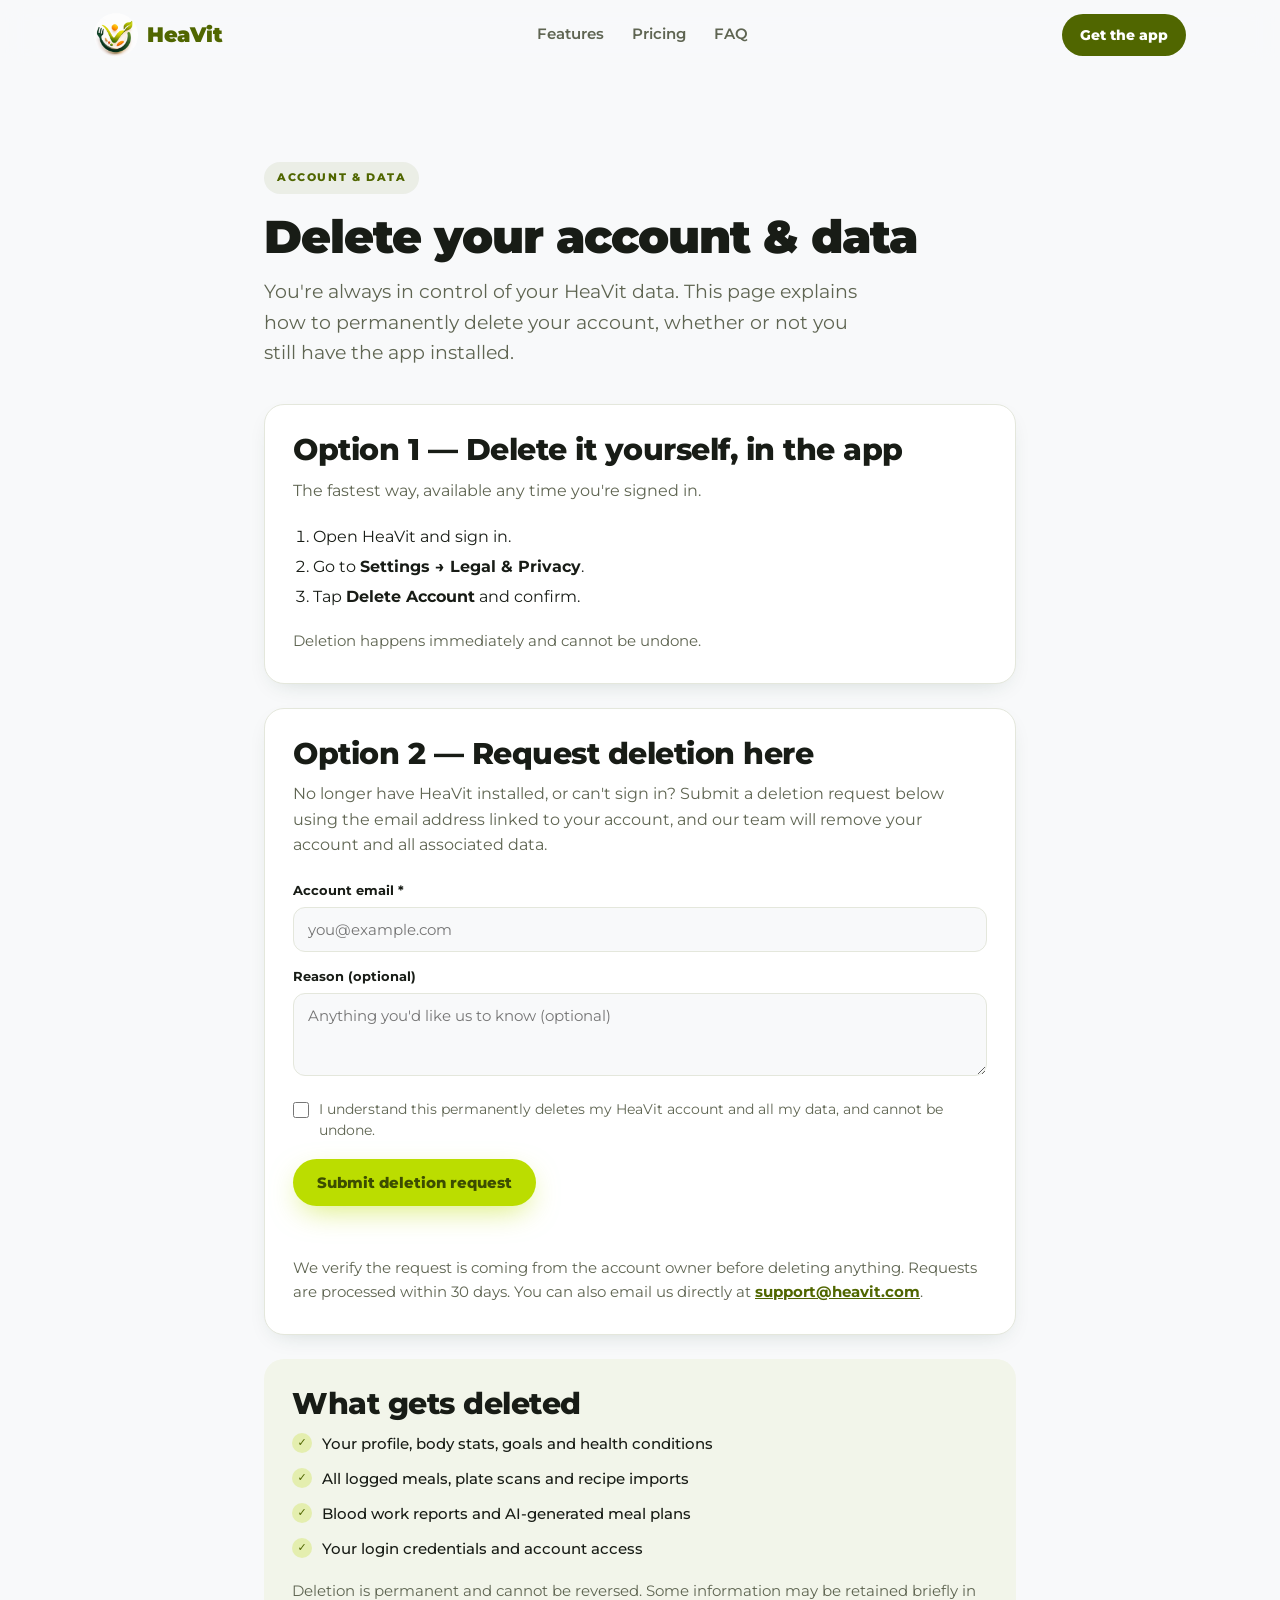
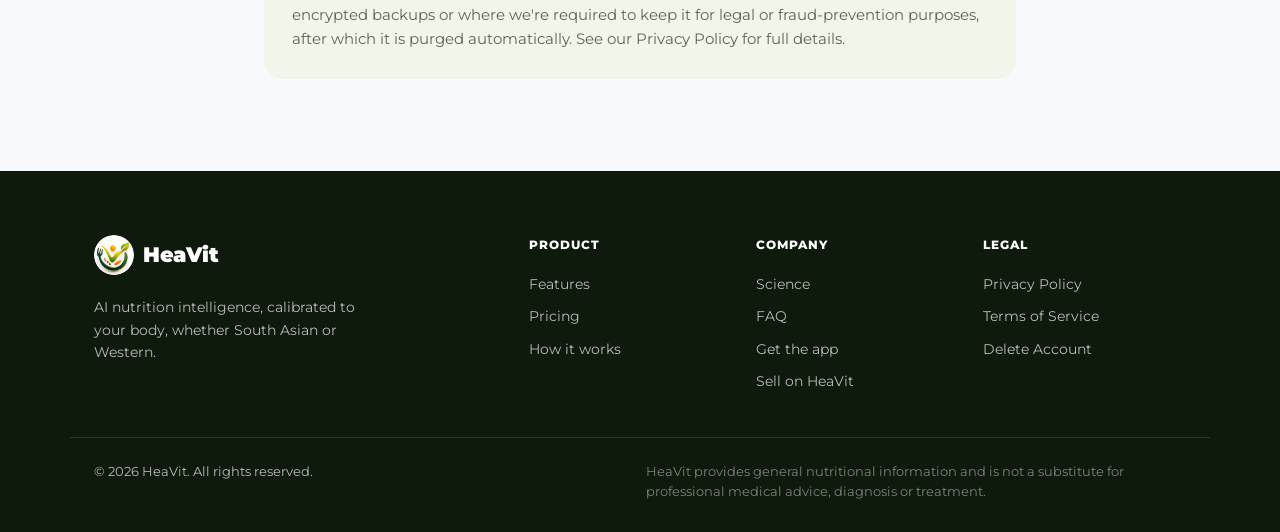
<file: delete-account.html>
<!DOCTYPE html>
<html lang="en">
<head>
  <meta charset="UTF-8" />
  <meta name="viewport" content="width=device-width, initial-scale=1.0" />
  <script>document.documentElement.className = 'js';</script>
  <title>Delete Your Account &amp; Data · HeaVit</title>
  <meta name="description" content="How to permanently delete your HeaVit account and all associated data, from inside the app or by request." />
  <meta name="robots" content="index, follow" />
  <link rel="canonical" href="https://heavit-website.vercel.app/delete-account" />

  <link rel="icon" href="/favicon.svg" type="image/svg+xml" />
  <link rel="preconnect" href="https://fonts.googleapis.com" />
  <link rel="preconnect" href="https://fonts.gstatic.com" crossorigin />
  <link href="https://fonts.googleapis.com/css2?family=Montserrat:wght@400;500;600;700;800;900&display=swap" rel="stylesheet" />
  <link rel="stylesheet" href="/styles.css?v=20261030" />
  <style>
    .del-form { margin-top: 22px; }
    .del-label { display: block; font-size: 13px; font-weight: 700; color: var(--ink); margin: 14px 0 6px; }
    .del-input {
      width: 100%; font-family: inherit; font-size: 15px; color: var(--ink);
      background: var(--bg); border: 1.5px solid var(--line); border-radius: var(--radius-sm);
      padding: 12px 14px; transition: border-color .2s;
    }
    .del-input:focus { outline: none; border-color: var(--primary); }
    textarea.del-input { resize: vertical; min-height: 74px; }
    .del-check { display: flex; gap: 10px; align-items: flex-start; margin-top: 16px; font-size: 14px; color: var(--muted); line-height: 1.5; cursor: pointer; }
    .del-check input { margin-top: 3px; width: 16px; height: 16px; flex-shrink: 0; accent-color: var(--primary); }
    .del-feedback { margin-top: 14px; font-size: 14px; font-weight: 600; min-height: 20px; }
    .del-feedback--ok { color: var(--ok); }
    .del-feedback--err { color: var(--bad); }
  </style>
</head>
<body>

  <!-- ───────────────────────── NAV ───────────────────────── -->
  <header class="nav" id="nav">
    <div class="container nav__inner">
      <a href="/#top" class="brand" aria-label="HeaVit home">
        <img src="/heavit-logo.png" alt="HeaVit Logo" class="brand__logo">
        <span class="brand__name">HeaVit</span>
      </a>
      <nav class="nav__links" aria-label="Primary">
        <a href="/#features">Features</a>
        <a href="/#pricing">Pricing</a>
        <a href="/#faq">FAQ</a>
      </nav>
      <div class="nav__actions">
        <a href="/#get" class="btn btn--primary btn--sm">Get the app</a>
      </div>
      <button class="nav__toggle" id="navToggle" aria-label="Open menu" aria-expanded="false">
        <span></span><span></span><span></span>
      </button>
    </div>
    <div class="nav__mobile" id="navMobile">
      <a href="/#features">Features</a>
      <a href="/#pricing">Pricing</a>
      <a href="/#faq">FAQ</a>
      <a href="/#get">Get the app</a>
    </div>
  </header>

  <main>
    <section class="section">
      <div class="container container--narrow reveal">
        <span class="eyebrow">Account &amp; data</span>
        <h1 class="h2">Delete your account &amp; data</h1>
        <p class="lead">
          You're always in control of your HeaVit data. This page explains how to permanently
          delete your account, whether or not you still have the app installed.
        </p>

        <div style="height:36px"></div>

        <div style="background:var(--surface); border:1px solid var(--line); border-radius:var(--radius); padding:28px 28px 30px; box-shadow:var(--shadow-sm); margin-bottom:24px;">
          <h3 class="h3" style="margin-bottom:10px;">Option 1 — Delete it yourself, in the app</h3>
          <p class="muted" style="margin-top:0;">The fastest way, available any time you're signed in.</p>
          <ol style="margin:18px 0 0 20px; color:var(--ink); line-height:1.9;">
            <li>Open HeaVit and sign in.</li>
            <li>Go to <b>Settings → Legal &amp; Privacy</b>.</li>
            <li>Tap <b>Delete Account</b> and confirm.</li>
          </ol>
          <p style="margin-top:16px; color:var(--muted); font-size:15px;">
            Deletion happens immediately and cannot be undone.
          </p>
        </div>

        <div style="background:var(--surface); border:1px solid var(--line); border-radius:var(--radius); padding:28px 28px 30px; box-shadow:var(--shadow-sm); margin-bottom:24px;">
          <h3 class="h3" style="margin-bottom:10px;">Option 2 — Request deletion here</h3>
          <p class="muted" style="margin-top:0;">
            No longer have HeaVit installed, or can't sign in? Submit a deletion request below
            using the email address linked to your account, and our team will remove your
            account and all associated data.
          </p>

          <form id="deleteForm" class="del-form" novalidate>
            <label class="del-label" for="delEmail">Account email <span aria-hidden="true">*</span></label>
            <input class="del-input" type="email" id="delEmail" name="email"
                   placeholder="you@example.com" required autocomplete="email" />

            <label class="del-label" for="delReason">Reason (optional)</label>
            <textarea class="del-input" id="delReason" name="reason" rows="3"
                      placeholder="Anything you'd like us to know (optional)"></textarea>

            <label class="del-check">
              <input type="checkbox" id="delConfirm" required />
              <span>I understand this permanently deletes my HeaVit account and all my data, and cannot be undone.</span>
            </label>

            <button type="submit" class="btn btn--lime" id="delBtn" style="margin-top:18px;">
              Submit deletion request
            </button>
            <p class="del-feedback" id="delFeedback" aria-live="polite"></p>
          </form>

          <p style="margin-top:16px; color:var(--muted); font-size:15px;">
            We verify the request is coming from the account owner before deleting anything.
            Requests are processed within 30 days. You can also email us directly at
            <a href="mailto:support@heavit.com?subject=Delete%20my%20HeaVit%20account" style="color:var(--primary); font-weight:700; text-decoration:underline;">support@heavit.com</a>.
          </p>
        </div>

        <div style="background:var(--tint); border-radius:var(--radius); padding:28px;">
          <h3 class="h3" style="margin-bottom:10px;">What gets deleted</h3>
          <ul class="ticks" style="margin-top:8px;">
            <li>Your profile, body stats, goals and health conditions</li>
            <li>All logged meals, plate scans and recipe imports</li>
            <li>Blood work reports and AI-generated meal plans</li>
            <li>Your login credentials and account access</li>
          </ul>
          <p style="margin-top:18px; color:var(--muted); font-size:15px;">
            Deletion is permanent and cannot be reversed. Some information may be retained
            briefly in encrypted backups or where we're required to keep it for legal or
            fraud-prevention purposes, after which it is purged automatically. See our
            <a href="/privacy">Privacy Policy</a>
            for full details.
          </p>
        </div>
      </div>
    </section>
  </main>

  <!-- ───────────────────────── FOOTER ───────────────────────── -->
  <footer class="footer">
    <div class="container footer__inner">
      <div class="footer__brand">
        <a href="/#top" class="brand brand--light">
          <img src="/heavit-logo.png" alt="HeaVit Logo" class="brand__logo">
          <span class="brand__name">HeaVit</span>
        </a>
        <p>AI nutrition intelligence, calibrated to your body, whether South Asian or Western.</p>
      </div>
      <div class="footer__cols">
        <div class="footer__col">
          <h5>Product</h5>
          <a href="/#features">Features</a>
          <a href="/#pricing">Pricing</a>
          <a href="/#how">How it works</a>
        </div>
        <div class="footer__col">
          <h5>Company</h5>
          <a href="/#science">Science</a>
          <a href="/#faq">FAQ</a>
          <a href="/#get">Get the app</a>
          <a href="/sell">Sell on HeaVit</a>
        </div>
        <div class="footer__col">
          <h5>Legal</h5>
          <a href="/privacy">Privacy Policy</a>
          <a href="https://fringe-throne-1dc.notion.site/HeaVit-Terms-of-Service-34108883437c80ae8698f58ddd672418" target="_blank" rel="noopener">Terms of Service</a>
          <a href="/delete-account">Delete Account</a>
        </div>
      </div>
    </div>
    <div class="container footer__bottom">
      <p>© <span id="year"></span> HeaVit. All rights reserved.</p>
      <p class="footer__disc">HeaVit provides general nutritional information and is not a substitute for professional medical advice, diagnosis or treatment.</p>
    </div>
  </footer>

  <script src="/script.js?v=20261030"></script>
  <script>
    // ── Account-deletion request form ──────────────────────────
    // Submits to Formspree, which emails each request to support@heavit.com.
    // If the endpoint is ever cleared, it falls back to opening the user's
    // email client pre-filled, so requests still reach support.
    (function () {
      var FORMSPREE = 'https://formspree.io/f/xgojrnee';
      var SUPPORT   = 'support@heavit.com';

      var form = document.getElementById('deleteForm');
      if (!form) return;
      var email    = document.getElementById('delEmail');
      var reason   = document.getElementById('delReason');
      var confirm  = document.getElementById('delConfirm');
      var btn      = document.getElementById('delBtn');
      var feedback = document.getElementById('delFeedback');
      var configured = FORMSPREE.indexOf('YOUR_FORM_ID') === -1;

      function say(msg, ok) {
        feedback.textContent = msg;
        feedback.className = 'del-feedback ' + (ok ? 'del-feedback--ok' : 'del-feedback--err');
      }

      form.addEventListener('submit', function (e) {
        e.preventDefault();
        var addr = (email.value || '').trim();
        if (!addr || !/.+@.+\..+/.test(addr)) { say('Please enter a valid email address.', false); return; }
        if (!confirm.checked) { say('Please confirm you understand this is permanent.', false); return; }

        // Fallback: no Formspree yet → open a pre-filled email so nothing is lost.
        if (!configured) {
          var subject = encodeURIComponent('Delete my HeaVit account');
          var body = encodeURIComponent('Account email: ' + addr + '\nReason: ' + (reason.value || '(none)') +
            '\n\nI confirm I want my HeaVit account and all data permanently deleted.');
          window.location.href = 'mailto:' + SUPPORT + '?subject=' + subject + '&body=' + body;
          say('Opening your email app to send the request to ' + SUPPORT + '…', true);
          return;
        }

        btn.disabled = true; btn.textContent = 'Submitting…'; say('', true);
        fetch(FORMSPREE, {
          method: 'POST',
          headers: { 'Accept': 'application/json', 'Content-Type': 'application/json' },
          body: JSON.stringify({ email: addr, reason: reason.value || '(none)', request: 'account-deletion' }),
        }).then(function (res) {
          if (res.ok) {
            form.reset();
            say('✓ Request received. We’ll confirm by email and delete your account within 30 days.', true);
          } else { throw new Error('failed'); }
        }).catch(function () {
          say('Something went wrong. Please email ' + SUPPORT + ' directly.', false);
        }).finally(function () {
          btn.disabled = false; btn.textContent = 'Submit deletion request';
        });
      });
    })();
  </script>
</body>
</html>
</file>
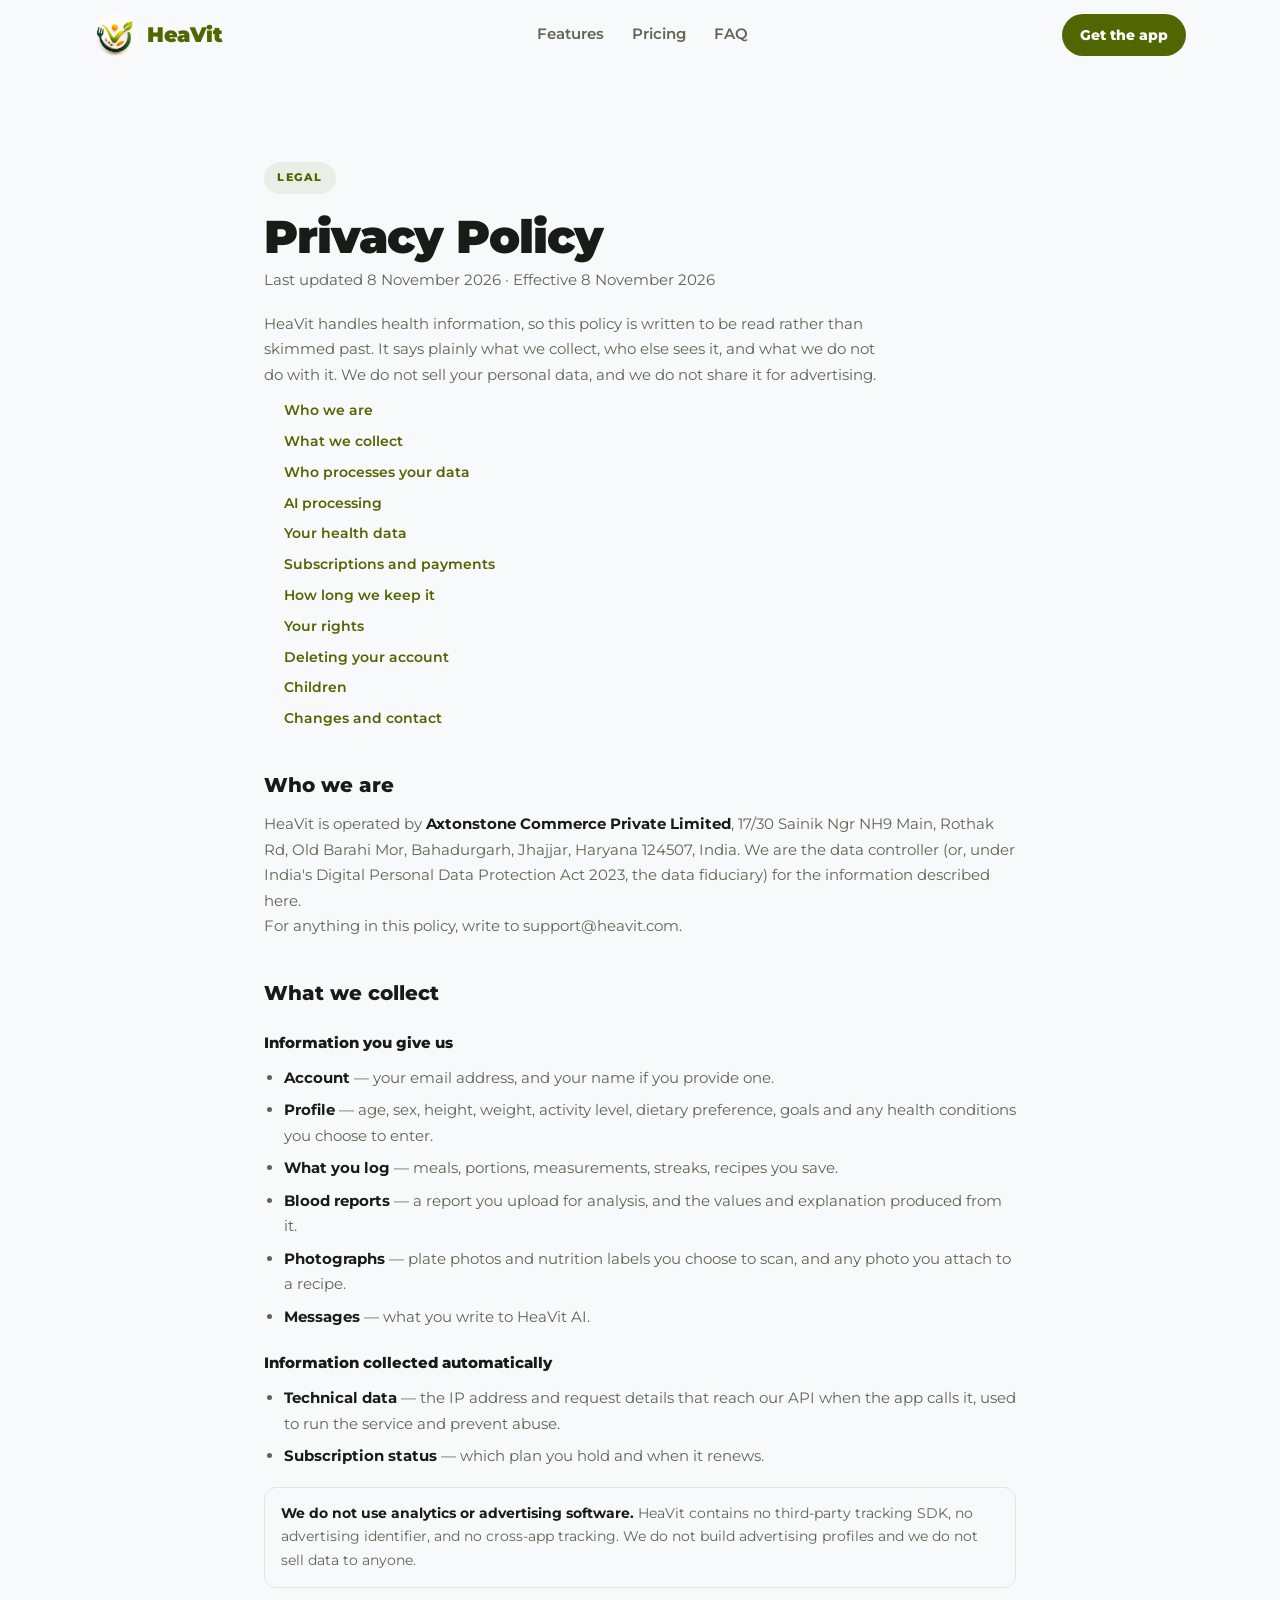
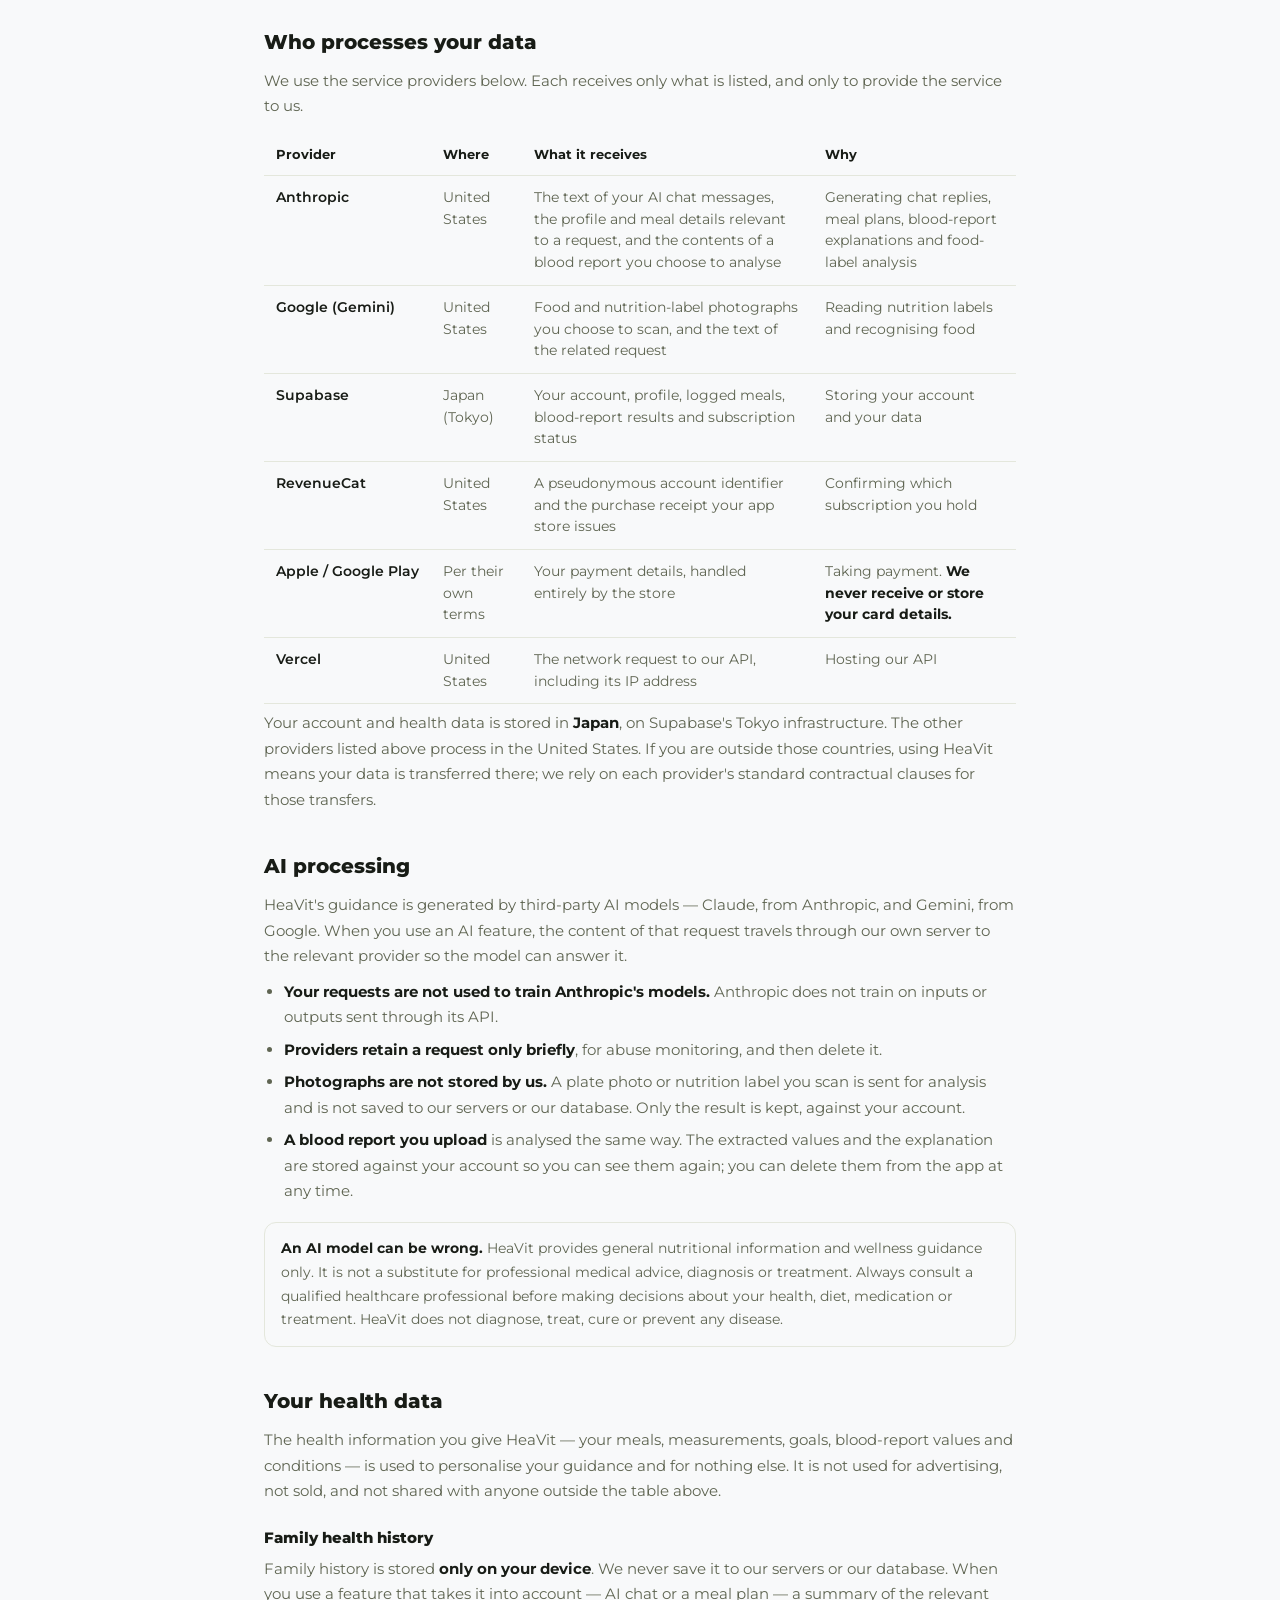
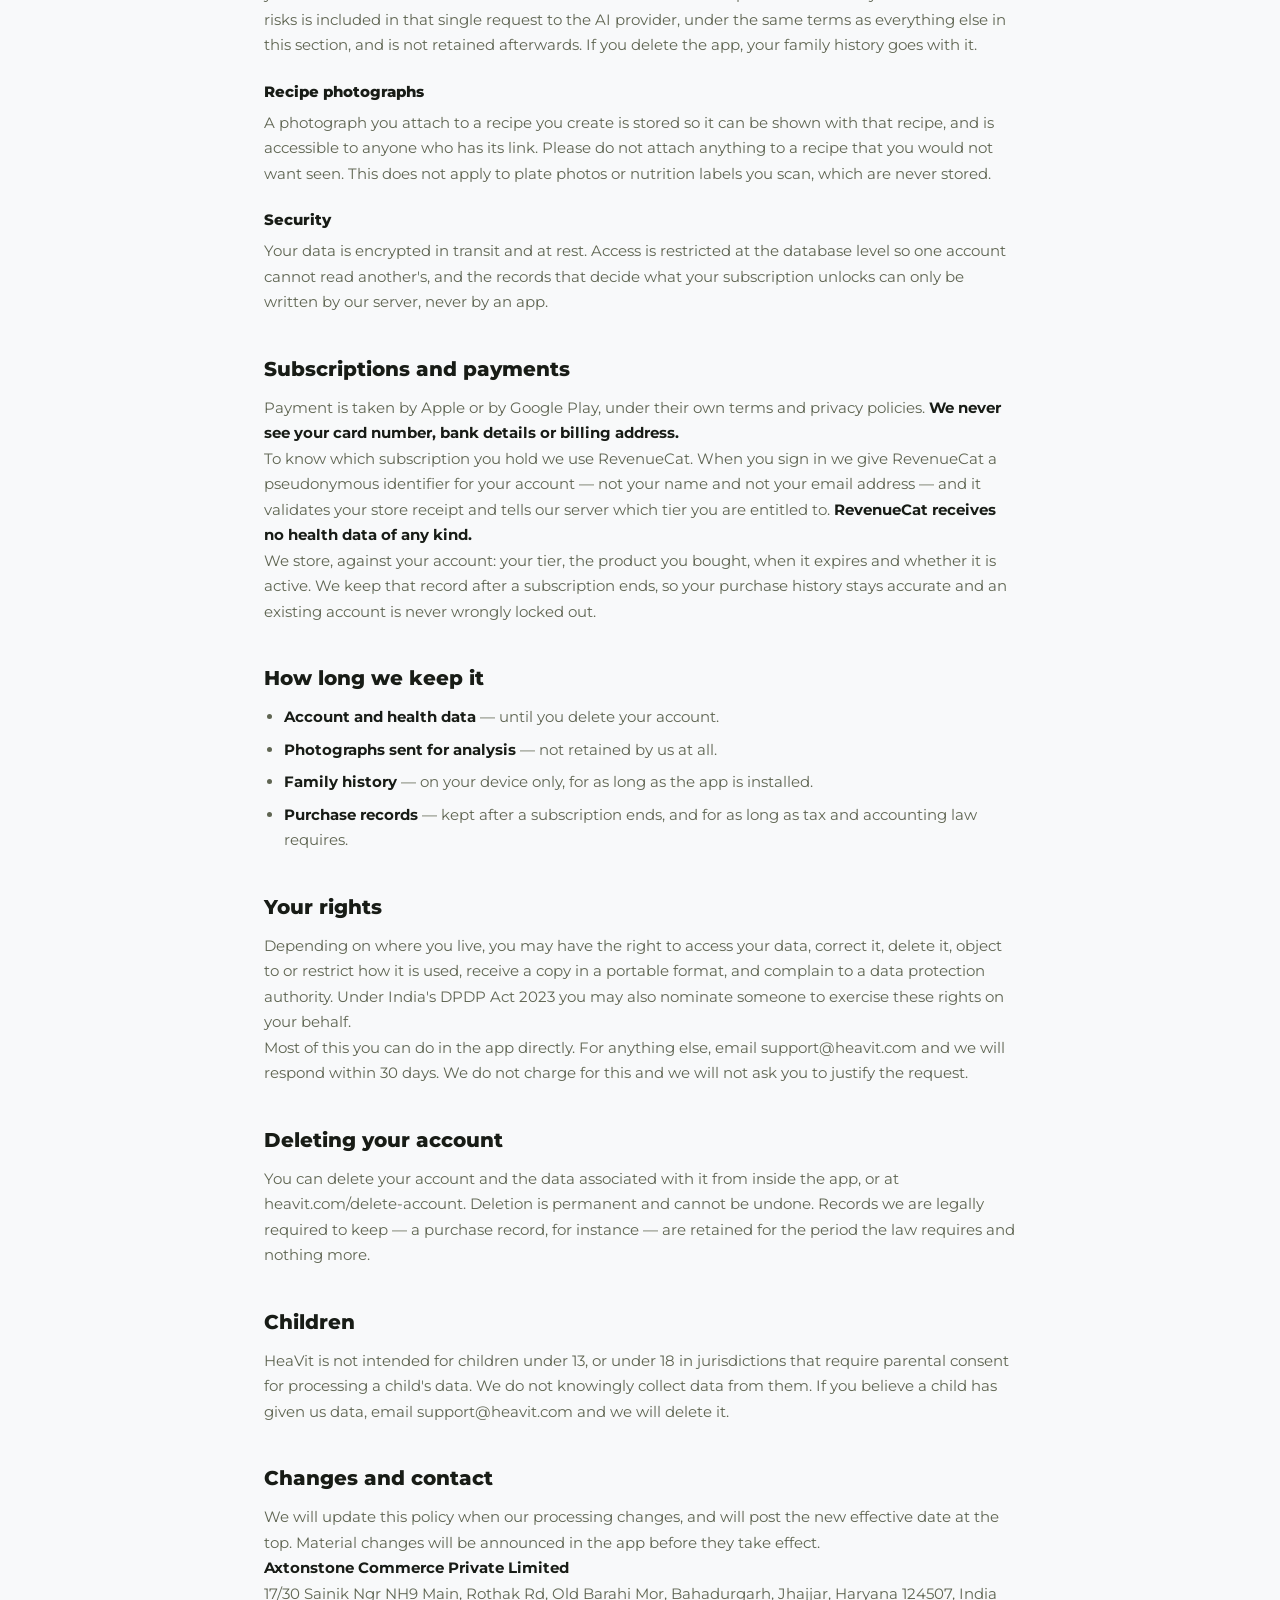
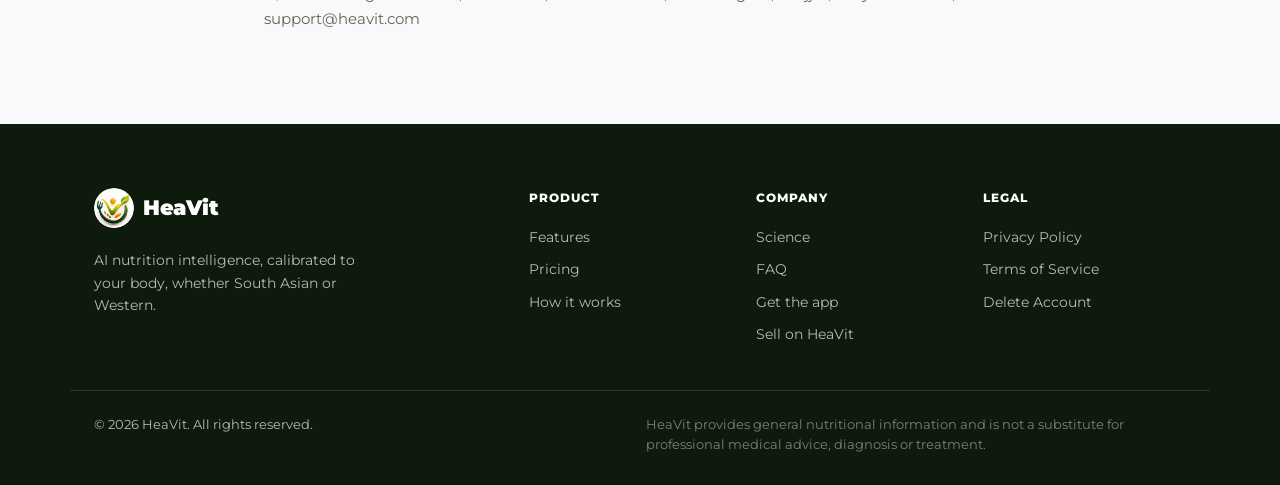
<file: privacy.html>
<!DOCTYPE html>
<html lang="en">
<head>
  <meta charset="UTF-8" />
  <meta name="viewport" content="width=device-width, initial-scale=1.0" />
  <script>document.documentElement.className = 'js';</script>
  <title>Privacy Policy · HeaVit</title>
  <meta name="description" content="What HeaVit collects, who processes it, how your health data and AI requests are handled, and how to delete everything." />
  <meta name="robots" content="index, follow" />
  <link rel="canonical" href="https://heavit.com/privacy" />

  <link rel="icon" href="/favicon.svg" type="image/svg+xml" />
  <link rel="preconnect" href="https://fonts.googleapis.com" />
  <link rel="preconnect" href="https://fonts.gstatic.com" crossorigin />
  <link href="https://fonts.googleapis.com/css2?family=Montserrat:wght@400;500;600;700;800;900&display=swap" rel="stylesheet" />
  <link rel="stylesheet" href="/styles.css?v=20261030" />
  <style>
    /* A policy is a long read, so it gets a little more air than the
       marketing pages and a table that survives a phone screen. */
    .pol h2 { font-size: 20px; font-weight: 800; color: var(--ink); margin: 38px 0 10px; }
    .pol h3 { font-size: 15px; font-weight: 800; color: var(--ink); margin: 22px 0 6px; }
    .pol p, .pol li { font-size: 15px; line-height: 1.7; color: var(--muted); }
    .pol ul { margin: 10px 0 10px 20px; }
    .pol li { margin-bottom: 7px; }
    .pol strong { color: var(--ink); font-weight: 700; }
    .pol__meta { font-size: 13px; color: var(--muted); margin-top: 6px; }
    .pol__tablewrap { overflow-x: auto; margin: 14px 0 6px; -webkit-overflow-scrolling: touch; }
    .pol__table { width: 100%; border-collapse: collapse; min-width: 560px; font-size: 14px; }
    .pol__table th, .pol__table td {
      text-align: left; vertical-align: top; padding: 11px 12px;
      border-bottom: 1px solid var(--line); color: var(--muted); line-height: 1.55;
    }
    .pol__table th { color: var(--ink); font-weight: 700; font-size: 13px; }
    .pol__table td:first-child { color: var(--ink); font-weight: 600; white-space: nowrap; }
    .pol__note {
      background: var(--bg); border: 1.5px solid var(--line); border-radius: var(--radius-sm);
      padding: 14px 16px; margin: 18px 0;
    }
    .pol__note p { margin: 0; font-size: 14px; }
    .pol__toc { margin: 18px 0 0; padding: 0; list-style: none; }
    .pol__toc li { margin-bottom: 5px; }
    .pol__toc a { font-size: 14px; font-weight: 600; color: var(--primary); text-decoration: none; }
    .pol__toc a:hover { text-decoration: underline; }
  </style>
</head>
<body>

  <!-- ───────────────────────── NAV ───────────────────────── -->
  <header class="nav" id="nav">
    <div class="container nav__inner">
      <a href="/#top" class="brand" aria-label="HeaVit home">
        <img src="/heavit-logo.png" alt="HeaVit Logo" class="brand__logo">
        <span class="brand__name">HeaVit</span>
      </a>
      <nav class="nav__links" aria-label="Primary">
        <a href="/#features">Features</a>
        <a href="/#pricing">Pricing</a>
        <a href="/#faq">FAQ</a>
      </nav>
      <div class="nav__actions">
        <a href="/#get" class="btn btn--primary btn--sm">Get the app</a>
      </div>
      <button class="nav__toggle" id="navToggle" aria-label="Open menu" aria-expanded="false">
        <span></span><span></span><span></span>
      </button>
    </div>
    <div class="nav__mobile" id="navMobile">
      <a href="/#features">Features</a>
      <a href="/#pricing">Pricing</a>
      <a href="/#faq">FAQ</a>
      <a href="/#get">Get the app</a>
    </div>
  </header>

  <main>
    <section class="section">
      <div class="container container--narrow reveal pol">

        <span class="eyebrow">Legal</span>
        <h1 class="h2">Privacy Policy</h1>
        <p class="pol__meta">Last updated 8 November 2026 · Effective 8 November 2026</p>

        <p class="lead" style="margin-top:18px;">
          HeaVit handles health information, so this policy is written to be read rather
          than skimmed past. It says plainly what we collect, who else sees it, and what
          we do not do with it. We do not sell your personal data, and we do not share it
          for advertising.
        </p>

        <ul class="pol__toc">
          <li><a href="#who">Who we are</a></li>
          <li><a href="#collect">What we collect</a></li>
          <li><a href="#processors">Who processes your data</a></li>
          <li><a href="#ai">AI processing</a></li>
          <li><a href="#health">Your health data</a></li>
          <li><a href="#payments">Subscriptions and payments</a></li>
          <li><a href="#retention">How long we keep it</a></li>
          <li><a href="#rights">Your rights</a></li>
          <li><a href="#delete">Deleting your account</a></li>
          <li><a href="#children">Children</a></li>
          <li><a href="#changes">Changes and contact</a></li>
        </ul>

        <!-- ─────────────────────────────────────────────── -->
        <h2 id="who">Who we are</h2>
        <p>
          HeaVit is operated by <strong>Axtonstone Commerce Private Limited</strong>,
          17/30 Sainik Ngr NH9 Main, Rothak Rd, Old Barahi Mor, Bahadurgarh, Jhajjar,
          Haryana 124507, India. We are the data controller (or, under India's Digital
          Personal Data Protection Act 2023, the data fiduciary) for the information
          described here.
        </p>
        <p>
          For anything in this policy, write to
          <a href="mailto:support@heavit.com">support@heavit.com</a>.
        </p>

        <!-- ─────────────────────────────────────────────── -->
        <h2 id="collect">What we collect</h2>

        <h3>Information you give us</h3>
        <ul>
          <li><strong>Account</strong> — your email address, and your name if you provide one.</li>
          <li><strong>Profile</strong> — age, sex, height, weight, activity level, dietary
            preference, goals and any health conditions you choose to enter.</li>
          <li><strong>What you log</strong> — meals, portions, measurements, streaks, recipes you save.</li>
          <li><strong>Blood reports</strong> — a report you upload for analysis, and the values
            and explanation produced from it.</li>
          <li><strong>Photographs</strong> — plate photos and nutrition labels you choose to scan,
            and any photo you attach to a recipe.</li>
          <li><strong>Messages</strong> — what you write to HeaVit AI.</li>
        </ul>

        <h3>Information collected automatically</h3>
        <ul>
          <li><strong>Technical data</strong> — the IP address and request details that reach our
            API when the app calls it, used to run the service and prevent abuse.</li>
          <li><strong>Subscription status</strong> — which plan you hold and when it renews.</li>
        </ul>

        <div class="pol__note">
          <p>
            <strong>We do not use analytics or advertising software.</strong> HeaVit contains no
            third-party tracking SDK, no advertising identifier, and no cross-app tracking.
            We do not build advertising profiles and we do not sell data to anyone.
          </p>
        </div>

        <!-- ─────────────────────────────────────────────── -->
        <h2 id="processors">Who processes your data</h2>
        <p>
          We use the service providers below. Each receives only what is listed, and only to
          provide the service to us.
        </p>

        <div class="pol__tablewrap">
          <table class="pol__table">
            <thead>
              <tr><th>Provider</th><th>Where</th><th>What it receives</th><th>Why</th></tr>
            </thead>
            <tbody>
              <tr>
                <td>Anthropic</td><td>United States</td>
                <td>The text of your AI chat messages, the profile and meal details relevant to a
                    request, and the contents of a blood report you choose to analyse</td>
                <td>Generating chat replies, meal plans, blood-report explanations and
                    food-label analysis</td>
              </tr>
              <tr>
                <td>Google (Gemini)</td><td>United States</td>
                <td>Food and nutrition-label photographs you choose to scan, and the text of the
                    related request</td>
                <td>Reading nutrition labels and recognising food</td>
              </tr>
              <tr>
                <td>Supabase</td><td>Japan (Tokyo)</td>
                <td>Your account, profile, logged meals, blood-report results and subscription status</td>
                <td>Storing your account and your data</td>
              </tr>
              <tr>
                <td>RevenueCat</td><td>United States</td>
                <td>A pseudonymous account identifier and the purchase receipt your app store issues</td>
                <td>Confirming which subscription you hold</td>
              </tr>
              <tr>
                <td>Apple / Google Play</td><td>Per their own terms</td>
                <td>Your payment details, handled entirely by the store</td>
                <td>Taking payment. <strong>We never receive or store your card details.</strong></td>
              </tr>
              <tr>
                <td>Vercel</td><td>United States</td>
                <td>The network request to our API, including its IP address</td>
                <td>Hosting our API</td>
              </tr>
            </tbody>
          </table>
        </div>

        <p>
          Your account and health data is stored in <strong>Japan</strong>, on Supabase's
          Tokyo infrastructure. The other providers listed above process in the United States.
          If you are outside those countries, using HeaVit means your data is transferred
          there; we rely on each provider's standard contractual clauses for those transfers.
        </p>

        <!-- ─────────────────────────────────────────────── -->
        <h2 id="ai">AI processing</h2>
        <p>
          HeaVit's guidance is generated by third-party AI models — Claude, from Anthropic,
          and Gemini, from Google. When you use an AI feature, the content of that request
          travels through our own server to the relevant provider so the model can answer it.
        </p>
        <ul>
          <li><strong>Your requests are not used to train Anthropic's models.</strong>
            Anthropic does not train on inputs or outputs sent through its API.</li>
          <li><strong>Providers retain a request only briefly</strong>, for abuse monitoring,
            and then delete it.</li>
          <li><strong>Photographs are not stored by us.</strong> A plate photo or nutrition label
            you scan is sent for analysis and is not saved to our servers or our database. Only
            the result is kept, against your account.</li>
          <li><strong>A blood report you upload</strong> is analysed the same way. The extracted
            values and the explanation are stored against your account so you can see them
            again; you can delete them from the app at any time.</li>
        </ul>

        <div class="pol__note">
          <p>
            <strong>An AI model can be wrong.</strong> HeaVit provides general nutritional
            information and wellness guidance only. It is not a substitute for professional
            medical advice, diagnosis or treatment. Always consult a qualified healthcare
            professional before making decisions about your health, diet, medication or
            treatment. HeaVit does not diagnose, treat, cure or prevent any disease.
          </p>
        </div>

        <!-- ─────────────────────────────────────────────── -->
        <h2 id="health">Your health data</h2>
        <p>
          The health information you give HeaVit — your meals, measurements, goals,
          blood-report values and conditions — is used to personalise your guidance and for
          nothing else. It is not used for advertising, not sold, and not shared with anyone
          outside the table above.
        </p>

        <h3>Family health history</h3>
        <p>
          Family history is stored <strong>only on your device</strong>. We never save it to our
          servers or our database. When you use a feature that takes it into account — AI chat
          or a meal plan — a summary of the relevant risks is included in that single request
          to the AI provider, under the same terms as everything else in this section, and is
          not retained afterwards. If you delete the app, your family history goes with it.
        </p>

        <h3>Recipe photographs</h3>
        <p>
          A photograph you attach to a recipe you create is stored so it can be shown with that
          recipe, and is accessible to anyone who has its link. Please do not attach anything
          to a recipe that you would not want seen. This does not apply to plate photos or
          nutrition labels you scan, which are never stored.
        </p>

        <h3>Security</h3>
        <p>
          Your data is encrypted in transit and at rest. Access is restricted at the database
          level so one account cannot read another's, and the records that decide what your
          subscription unlocks can only be written by our server, never by an app.
        </p>

        <!-- ─────────────────────────────────────────────── -->
        <h2 id="payments">Subscriptions and payments</h2>
        <p>
          Payment is taken by Apple or by Google Play, under their own terms and privacy
          policies. <strong>We never see your card number, bank details or billing address.</strong>
        </p>
        <p>
          To know which subscription you hold we use RevenueCat. When you sign in we give
          RevenueCat a pseudonymous identifier for your account — not your name and not your
          email address — and it validates your store receipt and tells our server which tier
          you are entitled to. <strong>RevenueCat receives no health data of any kind.</strong>
        </p>
        <p>
          We store, against your account: your tier, the product you bought, when it expires
          and whether it is active. We keep that record after a subscription ends, so your
          purchase history stays accurate and an existing account is never wrongly locked out.
        </p>

        <!-- ─────────────────────────────────────────────── -->
        <h2 id="retention">How long we keep it</h2>
        <ul>
          <li><strong>Account and health data</strong> — until you delete your account.</li>
          <li><strong>Photographs sent for analysis</strong> — not retained by us at all.</li>
          <li><strong>Family history</strong> — on your device only, for as long as the app is installed.</li>
          <li><strong>Purchase records</strong> — kept after a subscription ends, and for as long
            as tax and accounting law requires.</li>
        </ul>

        <!-- ─────────────────────────────────────────────── -->
        <h2 id="rights">Your rights</h2>
        <p>
          Depending on where you live, you may have the right to access your data, correct it,
          delete it, object to or restrict how it is used, receive a copy in a portable format,
          and complain to a data protection authority. Under India's DPDP Act 2023 you may also
          nominate someone to exercise these rights on your behalf.
        </p>
        <p>
          Most of this you can do in the app directly. For anything else, email
          <a href="mailto:support@heavit.com">support@heavit.com</a> and we will respond within
          30 days. We do not charge for this and we will not ask you to justify the request.
        </p>

        <!-- ─────────────────────────────────────────────── -->
        <h2 id="delete">Deleting your account</h2>
        <p>
          You can delete your account and the data associated with it from inside the app, or
          at <a href="/delete-account">heavit.com/delete-account</a>. Deletion is permanent and
          cannot be undone. Records we are legally required to keep — a purchase record, for
          instance — are retained for the period the law requires and nothing more.
        </p>

        <!-- ─────────────────────────────────────────────── -->
        <h2 id="children">Children</h2>
        <p>
          HeaVit is not intended for children under 13, or under 18 in jurisdictions that
          require parental consent for processing a child's data. We do not knowingly collect
          data from them. If you believe a child has given us data, email
          <a href="mailto:support@heavit.com">support@heavit.com</a> and we will delete it.
        </p>

        <!-- ─────────────────────────────────────────────── -->
        <h2 id="changes">Changes and contact</h2>
        <p>
          We will update this policy when our processing changes, and will post the new
          effective date at the top. Material changes will be announced in the app before they
          take effect.
        </p>
        <p>
          <strong>Axtonstone Commerce Private Limited</strong><br />
          17/30 Sainik Ngr NH9 Main, Rothak Rd, Old Barahi Mor, Bahadurgarh, Jhajjar,
          Haryana 124507, India<br />
          <a href="mailto:support@heavit.com">support@heavit.com</a>
        </p>

      </div>
    </section>
  </main>

  <!-- ───────────────────────── FOOTER ───────────────────────── -->
  <footer class="footer">
    <div class="container footer__inner">
      <div class="footer__brand">
        <a href="/#top" class="brand brand--light">
          <img src="/heavit-logo.png" alt="HeaVit Logo" class="brand__logo">
          <span class="brand__name">HeaVit</span>
        </a>
        <p>AI nutrition intelligence, calibrated to your body, whether South Asian or Western.</p>
      </div>
      <div class="footer__cols">
        <div class="footer__col">
          <h5>Product</h5>
          <a href="/#features">Features</a>
          <a href="/#pricing">Pricing</a>
          <a href="/#how">How it works</a>
        </div>
        <div class="footer__col">
          <h5>Company</h5>
          <a href="/#science">Science</a>
          <a href="/#faq">FAQ</a>
          <a href="/#get">Get the app</a>
          <a href="/sell">Sell on HeaVit</a>
        </div>
        <div class="footer__col">
          <h5>Legal</h5>
          <a href="/privacy">Privacy Policy</a>
          <a href="https://fringe-throne-1dc.notion.site/HeaVit-Terms-of-Service-34108883437c80ae8698f58ddd672418" target="_blank" rel="noopener">Terms of Service</a>
          <a href="/delete-account">Delete Account</a>
        </div>
      </div>
    </div>
    <div class="container footer__bottom">
      <p>© <span id="year"></span> HeaVit. All rights reserved.</p>
      <p class="footer__disc">HeaVit provides general nutritional information and is not a substitute for professional medical advice, diagnosis or treatment.</p>
    </div>
  </footer>

  <script src="/script.js?v=20261030"></script>
</body>
</html>
</file>
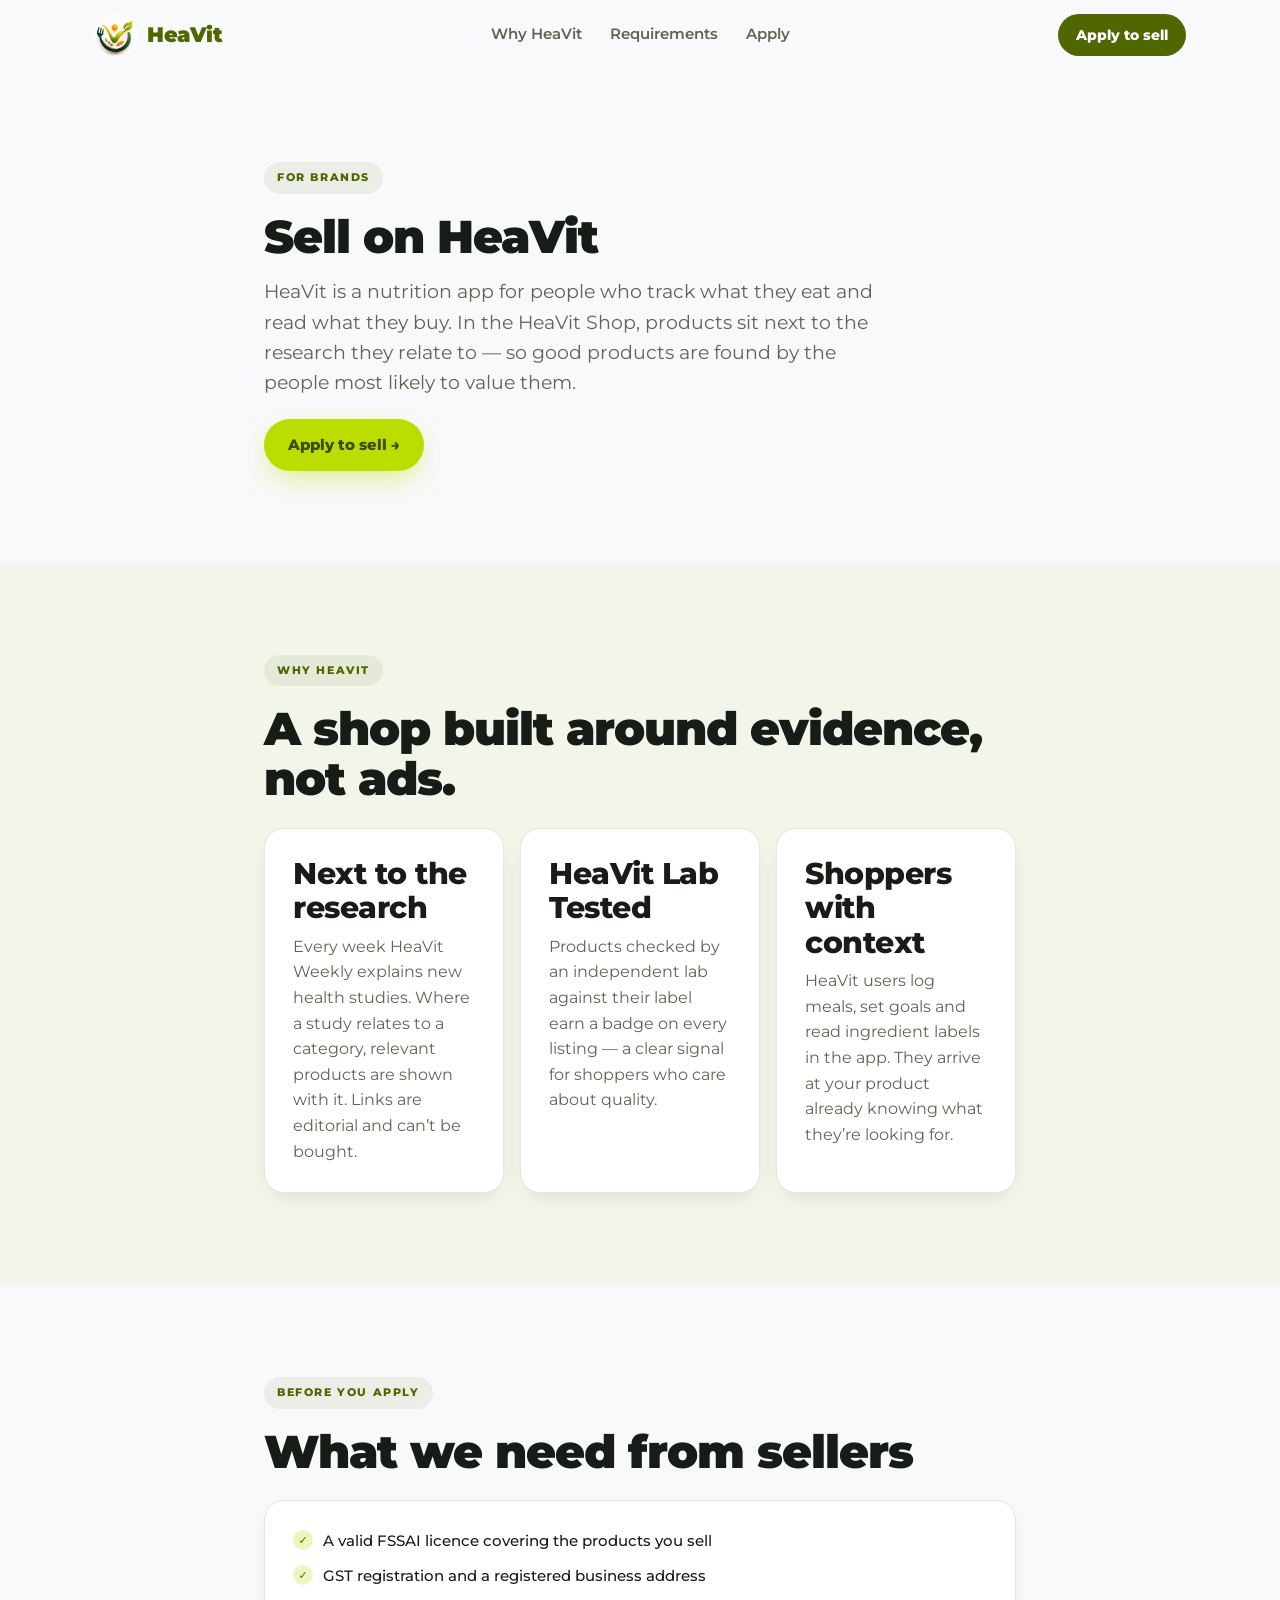
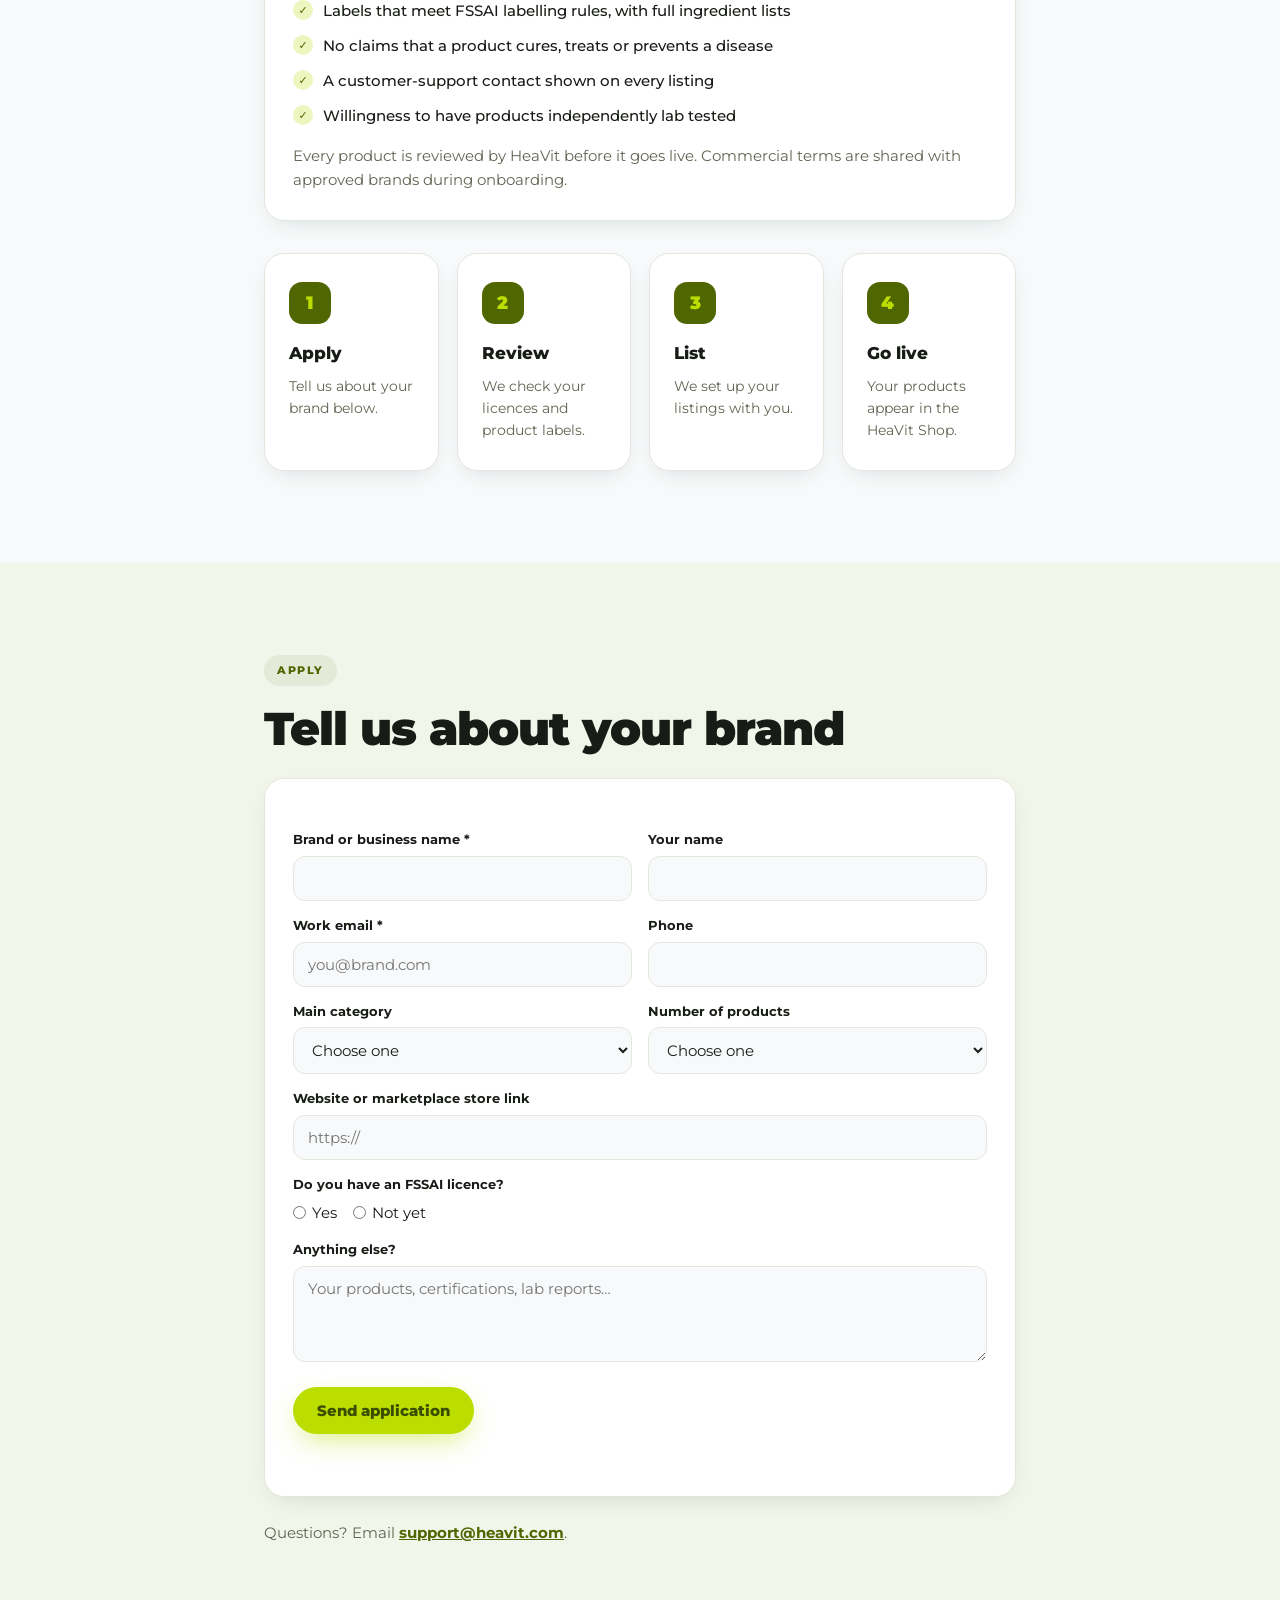
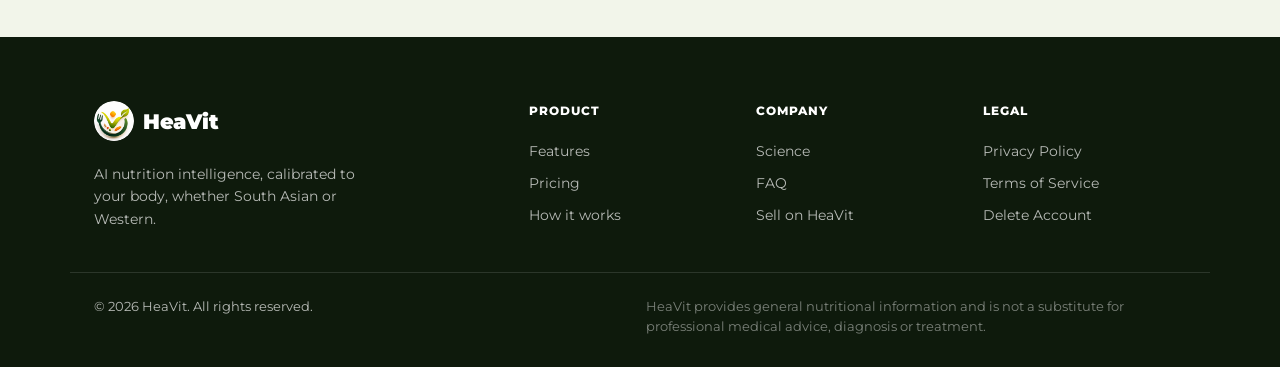
<file: sell.html>
<!DOCTYPE html>
<html lang="en">
<head>
  <meta charset="UTF-8" />
  <meta name="viewport" content="width=device-width, initial-scale=1.0" />
  <script>document.documentElement.className = 'js';</script>
  <title>Sell on HeaVit · For health &amp; supplement brands</title>
  <meta name="description" content="Apply to sell your health supplements on HeaVit — a nutrition app where products sit next to the research they relate to." />
  <meta name="robots" content="index, follow" />
  <link rel="canonical" href="https://heavit-website.vercel.app/sell" />

  <link rel="icon" href="/favicon.svg" type="image/svg+xml" />
  <link rel="preconnect" href="https://fonts.googleapis.com" />
  <link rel="preconnect" href="https://fonts.gstatic.com" crossorigin />
  <link href="https://fonts.googleapis.com/css2?family=Montserrat:wght@400;500;600;700;800;900&display=swap" rel="stylesheet" />
  <link rel="stylesheet" href="/styles.css?v=20261030" />
  <style>
    .sell-card { background: var(--surface); border: 1px solid var(--line); border-radius: var(--radius); padding: 28px; box-shadow: var(--shadow-sm); margin-bottom: 24px; }
    .sell-grid { display: grid; grid-template-columns: repeat(auto-fit, minmax(min(100%, 240px), 1fr)); gap: 16px; margin-top: 24px; }
    .sell-grid .sell-card { margin-bottom: 0; }
    .sell-form { margin-top: 8px; }
    .sell-row { display: grid; grid-template-columns: repeat(auto-fit, minmax(min(100%, 220px), 1fr)); gap: 0 16px; }
    .sell-label { display: block; font-size: 13px; font-weight: 700; color: var(--ink); margin: 14px 0 6px; }
    .sell-input {
      width: 100%; font-family: inherit; font-size: 15px; color: var(--ink);
      background: var(--bg); border: 1.5px solid var(--line); border-radius: var(--radius-sm);
      padding: 12px 14px; transition: border-color .2s;
    }
    .sell-input:focus { outline: none; border-color: var(--primary); }
    textarea.sell-input { resize: vertical; min-height: 96px; }
    .sell-radios { display: flex; flex-wrap: wrap; gap: 16px; font-size: 15px; color: var(--ink); }
    .sell-radios label { display: flex; align-items: center; gap: 6px; cursor: pointer; }
    .sell-radios input { accent-color: var(--primary); }
    .sell-hp { position: absolute; left: -9999px; }
    .sell-feedback { margin-top: 14px; font-size: 14px; font-weight: 600; min-height: 20px; }
    .sell-feedback--ok { color: var(--ok); }
    .sell-feedback--err { color: var(--bad); }
  </style>
</head>
<body>

  <!-- ───────────────────────── NAV ───────────────────────── -->
  <header class="nav" id="nav">
    <div class="container nav__inner">
      <a href="/#top" class="brand" aria-label="HeaVit home">
        <img src="/heavit-logo.png" alt="HeaVit Logo" class="brand__logo">
        <span class="brand__name">HeaVit</span>
      </a>
      <nav class="nav__links" aria-label="Primary">
        <a href="#why">Why HeaVit</a>
        <a href="#requirements">Requirements</a>
        <a href="#apply">Apply</a>
      </nav>
      <div class="nav__actions">
        <a href="#apply" class="btn btn--primary btn--sm">Apply to sell</a>
      </div>
      <button class="nav__toggle" id="navToggle" aria-label="Open menu" aria-expanded="false">
        <span></span><span></span><span></span>
      </button>
    </div>
    <div class="nav__mobile" id="navMobile">
      <a href="#why">Why HeaVit</a>
      <a href="#requirements">Requirements</a>
      <a href="#apply">Apply to sell</a>
      <a href="/">HeaVit for customers</a>
    </div>
  </header>

  <main>
    <section class="section">
      <div class="container container--narrow reveal">
        <span class="eyebrow">For brands</span>
        <h1 class="h2">Sell on HeaVit</h1>
        <p class="lead">
          HeaVit is a nutrition app for people who track what they eat and read what they buy.
          In the HeaVit Shop, products sit next to the research they relate to — so good products
          are found by the people most likely to value them.
        </p>
        <div style="height:20px"></div>
        <a href="#apply" class="btn btn--lime">Apply to sell →</a>
      </div>
    </section>

    <section class="section section--tint" id="why">
      <div class="container container--narrow reveal">
        <span class="eyebrow">Why HeaVit</span>
        <h2 class="h2">A shop built around evidence, not ads.</h2>
        <div class="sell-grid">
          <div class="sell-card">
            <h3 class="h3" style="margin-bottom:8px;">Next to the research</h3>
            <p class="muted" style="margin:0;">Every week HeaVit Weekly explains new health studies. Where a study relates to a category, relevant products are shown with it. Links are editorial and can’t be bought.</p>
          </div>
          <div class="sell-card">
            <h3 class="h3" style="margin-bottom:8px;">HeaVit Lab Tested</h3>
            <p class="muted" style="margin:0;">Products checked by an independent lab against their label earn a badge on every listing — a clear signal for shoppers who care about quality.</p>
          </div>
          <div class="sell-card">
            <h3 class="h3" style="margin-bottom:8px;">Shoppers with context</h3>
            <p class="muted" style="margin:0;">HeaVit users log meals, set goals and read ingredient labels in the app. They arrive at your product already knowing what they’re looking for.</p>
          </div>
        </div>
      </div>
    </section>

    <section class="section" id="requirements">
      <div class="container container--narrow reveal">
        <span class="eyebrow">Before you apply</span>
        <h2 class="h2">What we need from sellers</h2>
        <div class="sell-card" style="margin-top:24px;">
          <ul class="ticks" style="margin-top:0;">
            <li>A valid FSSAI licence covering the products you sell</li>
            <li>GST registration and a registered business address</li>
            <li>Labels that meet FSSAI labelling rules, with full ingredient lists</li>
            <li>No claims that a product cures, treats or prevents a disease</li>
            <li>A customer-support contact shown on every listing</li>
            <li>Willingness to have products independently lab tested</li>
          </ul>
          <p style="margin-top:16px; color:var(--muted); font-size:15px;">
            Every product is reviewed by HeaVit before it goes live. Commercial terms are shared
            with approved brands during onboarding.
          </p>
        </div>

        <div class="steps" style="margin-top:32px;">
          <div class="step"><span class="step__n">1</span><h4>Apply</h4><p>Tell us about your brand below.</p></div>
          <div class="step"><span class="step__n">2</span><h4>Review</h4><p>We check your licences and product labels.</p></div>
          <div class="step"><span class="step__n">3</span><h4>List</h4><p>We set up your listings with you.</p></div>
          <div class="step"><span class="step__n">4</span><h4>Go live</h4><p>Your products appear in the HeaVit Shop.</p></div>
        </div>
      </div>
    </section>

    <section class="section section--tint" id="apply">
      <div class="container container--narrow reveal">
        <span class="eyebrow">Apply</span>
        <h2 class="h2">Tell us about your brand</h2>
        <div class="sell-card" style="margin-top:24px;">
          <form id="sellForm" class="sell-form" novalidate>
            <div class="sell-row">
              <div>
                <label class="sell-label" for="sBusiness">Brand or business name *</label>
                <input class="sell-input" id="sBusiness" required maxlength="120" autocomplete="organization" />
              </div>
              <div>
                <label class="sell-label" for="sName">Your name</label>
                <input class="sell-input" id="sName" maxlength="120" autocomplete="name" />
              </div>
            </div>
            <div class="sell-row">
              <div>
                <label class="sell-label" for="sEmail">Work email *</label>
                <input class="sell-input" type="email" id="sEmail" required maxlength="200" autocomplete="email" placeholder="you@brand.com" />
              </div>
              <div>
                <label class="sell-label" for="sPhone">Phone</label>
                <input class="sell-input" type="tel" id="sPhone" maxlength="30" autocomplete="tel" />
              </div>
            </div>
            <div class="sell-row">
              <div>
                <label class="sell-label" for="sCategory">Main category</label>
                <select class="sell-input" id="sCategory">
                  <option value="">Choose one</option>
                  <option>Protein</option><option>Vitamins</option><option>Omega-3</option>
                  <option>Ayurveda</option><option>Superfoods</option><option>Fitness</option><option>Other</option>
                </select>
              </div>
              <div>
                <label class="sell-label" for="sSkus">Number of products</label>
                <select class="sell-input" id="sSkus">
                  <option value="">Choose one</option>
                  <option>1–5</option><option>6–20</option><option>21–50</option><option>50+</option>
                </select>
              </div>
            </div>
            <label class="sell-label" for="sWebsite">Website or marketplace store link</label>
            <input class="sell-input" type="url" id="sWebsite" maxlength="300" placeholder="https://" />

            <span class="sell-label">Do you have an FSSAI licence?</span>
            <div class="sell-radios">
              <label><input type="radio" name="fssai" value="yes" /> Yes</label>
              <label><input type="radio" name="fssai" value="no" /> Not yet</label>
            </div>

            <label class="sell-label" for="sMessage">Anything else?</label>
            <textarea class="sell-input" id="sMessage" maxlength="2000" placeholder="Your products, certifications, lab reports…"></textarea>

            <!-- Spam trap: people never see or fill this -->
            <input class="sell-hp" id="sCompanyUrl" tabindex="-1" autocomplete="off" aria-hidden="true" />

            <button type="submit" class="btn btn--lime" id="sellBtn" style="margin-top:18px;">Send application</button>
            <p class="sell-feedback" id="sellFeedback" aria-live="polite"></p>
          </form>
        </div>
        <p style="color:var(--muted); font-size:15px;">
          Questions? Email <a href="mailto:support@heavit.com?subject=Selling%20on%20HeaVit" style="color:var(--primary); font-weight:700; text-decoration:underline;">support@heavit.com</a>.
        </p>
      </div>
    </section>
  </main>

  <!-- ───────────────────────── FOOTER ───────────────────────── -->
  <footer class="footer">
    <div class="container footer__inner">
      <div class="footer__brand">
        <a href="/#top" class="brand brand--light">
          <img src="/heavit-logo.png" alt="HeaVit Logo" class="brand__logo">
          <span class="brand__name">HeaVit</span>
        </a>
        <p>AI nutrition intelligence, calibrated to your body, whether South Asian or Western.</p>
      </div>
      <div class="footer__cols">
        <div class="footer__col">
          <h5>Product</h5>
          <a href="/#features">Features</a>
          <a href="/#pricing">Pricing</a>
          <a href="/#how">How it works</a>
        </div>
        <div class="footer__col">
          <h5>Company</h5>
          <a href="/#science">Science</a>
          <a href="/#faq">FAQ</a>
          <a href="/sell">Sell on HeaVit</a>
        </div>
        <div class="footer__col">
          <h5>Legal</h5>
          <a href="/privacy">Privacy Policy</a>
          <a href="https://fringe-throne-1dc.notion.site/HeaVit-Terms-of-Service-34108883437c80ae8698f58ddd672418" target="_blank" rel="noopener">Terms of Service</a>
          <a href="/delete-account">Delete Account</a>
        </div>
      </div>
    </div>
    <div class="container footer__bottom">
      <p>© <span id="year"></span> HeaVit. All rights reserved.</p>
      <p class="footer__disc">HeaVit provides general nutritional information and is not a substitute for professional medical advice, diagnosis or treatment.</p>
    </div>
  </footer>

  <script src="/script.js?v=20261030"></script>
  <script>
    // ── Seller application form ────────────────────────────────
    // Posts to HeaVit's proxy, which rate-limits by IP and writes with a
    // server-side key. The page holds no database credentials at all.
    // The row lands in Supabase `seller_leads`, readable only by HeaVit
    // admins. If the endpoint is unreachable, it falls back to a pre-filled
    // email so an application is never silently lost.
    (function () {
      var LEAD_ENDPOINT = 'https://nutriq-proxy.vercel.app/api/seller-lead';
      var SUPPORT = 'support@heavit.com';

      var form = document.getElementById('sellForm');
      if (!form) return;
      var btn = document.getElementById('sellBtn');
      var feedback = document.getElementById('sellFeedback');
      var val = function (id) { return (document.getElementById(id).value || '').trim(); };

      function say(msg, ok) {
        feedback.textContent = msg;
        feedback.className = 'sell-feedback ' + (ok ? 'sell-feedback--ok' : 'sell-feedback--err');
      }

      function emailFallback(lead) {
        var body = Object.keys(lead).map(function (k) { return k + ': ' + (lead[k] == null ? '' : lead[k]); }).join('\n');
        window.location.href = 'mailto:' + SUPPORT + '?subject=' + encodeURIComponent('Sell on HeaVit: ' + lead.business_name) + '&body=' + encodeURIComponent(body);
        say('Opening your email app to send the application to ' + SUPPORT + '…', true);
      }

      form.addEventListener('submit', function (e) {
        e.preventDefault();
        var fssai = form.querySelector('input[name="fssai"]:checked');
        var lead = {
          company_url: val('sCompanyUrl'),   // honeypot — the server drops anything that fills it
          business_name: val('sBusiness'), contact_name: val('sName') || null,
          email: val('sEmail'), phone: val('sPhone') || null, website: val('sWebsite') || null,
          category: val('sCategory') || null, sku_count: val('sSkus') || null,
          has_fssai: fssai ? fssai.value === 'yes' : null, message: val('sMessage') || null,
        };
        if (lead.business_name.length < 2) { say('Please enter your brand or business name.', false); return; }
        if (!/.+@.+\..+/.test(lead.email)) { say('Please enter a valid email address.', false); return; }

        btn.disabled = true; btn.textContent = 'Sending…'; say('', true);
        fetch(LEAD_ENDPOINT, {
          method: 'POST',
          headers: { 'Content-Type': 'application/json' },
          body: JSON.stringify(lead),
        }).then(function (res) {
          if (!res.ok) throw new Error('failed');
          form.reset();
          say('✓ Application received. We review every brand and will email you about next steps.', true);
        }).catch(function () {
          emailFallback(lead);
        }).finally(function () {
          btn.disabled = false; btn.textContent = 'Send application';
        });
      });
    })();
  </script>
</body>
</html>
</file>
<file: styles.css>
/* ============================================================
   HeaVit — Marketing Site
   Brand: Electric Lime #BBDD00 × Deep Forest Green #506600
   Font: Montserrat
   ============================================================ */

:root {
  /* Palette */
  --bg:        #F8F9FA;
  --surface:   #FFFFFF;
  --tint:      #F2F5EA;     /* soft lime-grey section bg */
  --ink:       #181C16;
  --muted:     #5F6552;
  --primary:   #506600;     /* deep olive green */
  --primary-d: #3C4D00;
  --lime:      #BBDD00;
  --lime-d:    #A8C800;
  --forest:    #3F6653;
  --teal:      #2C694E;
  --line:      #E4E7DC;

  /* Dark (hero / science) */
  --dark:      #0E1A0C;
  --dark-2:    #16240F;
  --dark-card: rgba(255,255,255,0.06);
  --dark-line: rgba(255,255,255,0.12);

  /* Status */
  --ok:    #16A34A;
  --warn:  #D97706;
  --bad:   #DC2626;

  /* System */
  --radius:    20px;
  --radius-lg: 28px;
  --radius-sm: 12px;
  --shadow:    0 18px 50px -22px rgba(27, 67, 50, 0.30);
  --shadow-sm: 0 8px 24px -12px rgba(27, 67, 50, 0.22);
  --maxw:      1140px;
  --ease:      cubic-bezier(.16,.84,.44,1);
}

* { box-sizing: border-box; margin: 0; padding: 0; }
html { scroll-behavior: smooth; -webkit-text-size-adjust: 100%; }
body {
  font-family: 'Montserrat', system-ui, -apple-system, sans-serif;
  background: var(--bg);
  color: var(--ink);
  line-height: 1.6;
  -webkit-font-smoothing: antialiased;
  overflow-x: hidden;
}
img, svg { display: block; max-width: 100%; }
a { color: inherit; text-decoration: none; }

.container {
  width: 100%;
  max-width: var(--maxw);
  margin: 0 auto;
  padding: 0 24px;
}
.container--narrow { max-width: 800px; }

/* ─── Typography helpers ─────────────────────────────────── */
.h2 {
  font-size: clamp(28px, 4.2vw, 46px);
  font-weight: 900;
  letter-spacing: -1px;
  line-height: 1.08;
}
.h2--light { color: #fff; }
.h3 { font-size: clamp(22px, 2.6vw, 30px); font-weight: 800; letter-spacing: -.5px; line-height: 1.15; }
.lead { font-size: clamp(16px, 1.6vw, 19px); color: var(--muted); max-width: 620px; margin-top: 16px; }
.lead--center { margin-left: auto; margin-right: auto; text-align: center; }
.lead--light { color: rgba(255,255,255,.72); }
.muted { color: var(--muted); margin-top: 14px; }
.hl { color: var(--lime); }
.hl-ink { color: var(--primary); }

.eyebrow {
  display: inline-flex; align-items: center; gap: 8px;
  font-size: 11px; font-weight: 800; letter-spacing: 1.6px;
  text-transform: uppercase; color: var(--primary);
  background: rgba(80,102,0,.08);
  padding: 7px 13px; border-radius: 99px; margin-bottom: 18px;
}
.eyebrow--light { color: var(--lime); background: rgba(187,221,0,.12); }
.eyebrow .dot { width: 7px; height: 7px; border-radius: 50%; background: var(--lime); box-shadow: 0 0 0 4px rgba(187,221,0,.25); }

.dot--lime { background: var(--lime); }

/* ─── Buttons ────────────────────────────────────────────── */
.btn {
  display: inline-flex; align-items: center; justify-content: center; gap: 8px;
  font-family: inherit; font-weight: 800; font-size: 15px;
  padding: 14px 24px; border-radius: 99px; border: none; cursor: pointer;
  transition: transform .2s var(--ease), box-shadow .2s var(--ease), background .2s;
  text-align: center; max-width: 100%;
}
.btn--sm { padding: 10px 18px; font-size: 14px; }
.btn--block { display: flex; width: 100%; }
.btn--primary { background: var(--primary); color: #fff; }
.btn--primary:hover { background: var(--primary-d); transform: translateY(-2px); }
.btn--lime { background: var(--lime); color: var(--primary-d); box-shadow: 0 10px 30px -8px rgba(187,221,0,.6); }
.btn--lime:hover { background: var(--lime-d); transform: translateY(-2px); box-shadow: 0 16px 38px -10px rgba(187,221,0,.7); }
.btn--ghost { background: transparent; color: var(--primary); border: 1.5px solid var(--line); }
.btn--ghost:hover { border-color: var(--primary); transform: translateY(-2px); }
.btn--ghost-light { background: rgba(255,255,255,.08); color: #fff; border: 1.5px solid rgba(255,255,255,.25); }
.btn--ghost-light:hover { background: rgba(255,255,255,.16); }

/* ─── Nav ────────────────────────────────────────────────── */
.nav {
  position: sticky; top: 0; z-index: 100;
  background: rgba(248,249,250,.8);
  backdrop-filter: saturate(160%) blur(14px);
  -webkit-backdrop-filter: saturate(160%) blur(14px);
  transition: box-shadow .3s, background .3s;
}
.nav.scrolled { box-shadow: 0 1px 0 var(--line), 0 8px 30px -18px rgba(27,67,50,.25); }
.nav__inner { display: flex; align-items: center; justify-content: space-between; gap: 12px; min-height: 70px; }
.brand { display: inline-flex; align-items: center; gap: 9px; font-weight: 900; font-size: 21px; letter-spacing: -.5px; color: var(--primary); }

.brand__logo {
  width: 44px;
  height: 44px;
  object-fit: cover;
  object-position: center;
  border-radius: 50%;
  flex-shrink: 0;
}
.brand__mark {
  width: 32px; height: 32px; border-radius: 9px;
  background: var(--primary); color: var(--lime);
  display: grid; place-items: center; font-size: 17px;
  box-shadow: 0 6px 16px -6px rgba(80,102,0,.6);
}
.brand--light { color: #fff; }
.brand--light .brand__mark { background: var(--lime); color: var(--primary-d); }

.nav__links { display: flex; gap: 28px; }
.nav__links a { font-size: 14.5px; font-weight: 600; color: var(--muted); transition: color .2s; }
.nav__links a:hover { color: var(--primary); }
.nav__actions { display: flex; }

.nav__toggle { display: none; flex-direction: column; gap: 5px; background: none; border: none; cursor: pointer; padding: 8px; }
.nav__toggle span { width: 24px; height: 2.5px; background: var(--primary); border-radius: 2px; transition: .3s; }
.nav__toggle.open span:nth-child(1) { transform: translateY(7.5px) rotate(45deg); }
.nav__toggle.open span:nth-child(2) { opacity: 0; }
.nav__toggle.open span:nth-child(3) { transform: translateY(-7.5px) rotate(-45deg); }

.nav__mobile { display: none; flex-direction: column; gap: 4px; padding: 0 24px 18px; }
.nav__mobile a { padding: 13px 14px; border-radius: 12px; font-weight: 700; color: var(--ink); }
.nav__mobile a:hover { background: var(--tint); }
.nav__mobile .btn { margin-top: 8px; }
.nav__mobile.open { display: flex; }

/* ─── Hero ───────────────────────────────────────────────── */
.hero {
  position: relative; overflow: hidden;
  background: radial-gradient(110% 90% at 80% -10%, #1f3314 0%, var(--dark-2) 45%, var(--dark) 100%);
  color: #fff;
  padding: 64px 0 90px;
}
.hero__glow {
  position: absolute; inset: 0; pointer-events: none;
  background:
    radial-gradient(40% 40% at 15% 20%, rgba(187,221,0,.18), transparent 60%),
    radial-gradient(35% 35% at 90% 80%, rgba(44,105,78,.35), transparent 60%);
}
.hero__inner {
  position: relative; z-index: 1;
  display: grid; grid-template-columns: 1.05fr .95fr; gap: 48px; align-items: center;
}
.hero__title { font-size: clamp(36px, 5.6vw, 64px); font-weight: 900; letter-spacing: -2px; line-height: 1.04; margin-bottom: 20px; }
.hero__sub { font-size: clamp(16px, 1.7vw, 19px); color: rgba(255,255,255,.74); max-width: 540px; }
.hero__cta { display: flex; gap: 14px; margin: 32px 0 36px; flex-wrap: wrap; }
.hero__proof { display: flex; gap: 34px; flex-wrap: wrap; }
.hero__proof div { display: flex; flex-direction: column; }
.hero__proof strong { font-size: 26px; font-weight: 900; color: var(--lime); }
.hero__proof span { font-size: 12.5px; color: rgba(255,255,255,.6); }

/* Phone mockup */
.hero__art { position: relative; display: flex; justify-content: center; }
.phone {
  position: relative; width: min(290px, 100%); padding: 12px;
  background: linear-gradient(160deg, #2a2a2a, #111);
  border-radius: 44px;
  box-shadow: 0 50px 90px -30px rgba(0,0,0,.7), inset 0 0 0 2px rgba(255,255,255,.06);
}
.phone__notch { position: absolute; top: 20px; left: 50%; transform: translateX(-50%); width: 92px; height: 22px; background: #000; border-radius: 99px; z-index: 3; }
.phone__screen {
  /* ink colour: the mockup sits inside the white-text hero and was inheriting
     white — "Good morning", the score and the chip titles were invisible. */
  color: var(--ink);
  background: var(--bg); border-radius: 34px; overflow: hidden;
  padding: 38px 14px 16px; display: flex; flex-direction: column; gap: 12px; min-height: 560px;
}
.appcard { background: var(--surface); border-radius: 20px; padding: 16px; box-shadow: var(--shadow-sm); border: 1px solid var(--line); }
.appcard--hero { padding-bottom: 18px; }
.app-row { display: flex; align-items: center; justify-content: space-between; flex-wrap: wrap; gap: 6px; }
.app-brand { font-weight: 900; color: var(--primary); font-size: 16px; }
.app-streak { background: rgba(187,221,0,.25); color: var(--primary); font-weight: 800; font-size: 12px; padding: 4px 10px; border-radius: 99px; }
.app-greet { font-weight: 800; font-size: 15px; margin: 10px 0 6px; letter-spacing: -.3px; }

.app-score { position: relative; width: 130px; height: 130px; margin: 6px auto 4px; }
.ring { width: 130px; height: 130px; transform: rotate(-90deg); }
.ring__track { fill: none; stroke: #E7E8E2; stroke-width: 9; }
.ring__fill { fill: none; stroke: var(--primary); stroke-width: 9; stroke-linecap: round; }
.app-score__center { position: absolute; inset: 0; display: flex; align-items: center; justify-content: center; flex-direction: column; gap: 2px; }
.app-score__num { font-size: 34px; font-weight: 900; letter-spacing: -1px; line-height: 1; }
.app-score__lbl { font-size: 9px; font-weight: 800; text-transform: uppercase; letter-spacing: .8px; color: var(--muted); }

.app-macros { display: flex; flex-direction: column; gap: 9px; margin-top: 6px; }
.macro span { font-size: 11px; color: var(--muted); font-weight: 700; }
.macro i { display: block; height: 6px; border-radius: 99px; background: #EDEFE6; margin-top: 4px; position: relative; }
.macro i::after { content: ''; position: absolute; inset: 0; width: var(--w); border-radius: 99px; background: var(--c, var(--primary)); }

.appcard--ai { background: var(--surface); }
.ai-tag { display: inline-flex; align-items: center; gap: 6px; font-size: 9px; font-weight: 800; text-transform: uppercase; letter-spacing: .6px; color: var(--primary); margin-bottom: 7px; }
.appcard--ai p { font-size: 12.5px; line-height: 1.5; color: var(--ink); }

/* Floating cards */
.floatcard {
  position: absolute; z-index: 4; /* above the phone notch (z-index 3) */
  background: var(--surface); color: var(--ink); border-radius: 16px; padding: 12px 14px;
  box-shadow: var(--shadow); display: flex; align-items: center; gap: 11px; border: 1px solid var(--line);
  animation: float 5s ease-in-out infinite;
  max-width: calc(50% + 20px); /* prevent overflow on small screens */
}
.floatcard strong { display: block; font-size: 13px; font-weight: 800; }
.floatcard span { font-size: 11px; color: var(--muted); }
.floatcard--plate { top: 60px; left: -16px; }
.floatcard--plate .floatcard__score { width: 38px; height: 38px; border-radius: 12px; display: grid; place-items: center; background: rgba(44,105,78,.12); color: var(--teal); font-weight: 900; flex-shrink: 0; }
.floatcard--bio { bottom: 70px; right: -16px; animation-delay: -2.5s; }
.bio-emoji { font-size: 22px; flex-shrink: 0; }
@keyframes float { 0%,100% { transform: translateY(0); } 50% { transform: translateY(-12px); } }

/* ─── Stats bar ──────────────────────────────────────────── */
.statsbar { background: var(--primary); color: #fff; }
.statsbar__inner { display: grid; grid-template-columns: repeat(4,1fr); gap: 20px; padding: 30px 24px; }
.stat { text-align: center; }
.stat strong { display: block; font-size: 30px; font-weight: 900; color: var(--lime); letter-spacing: -1px; }
.stat span { font-size: 12.5px; color: rgba(255,255,255,.7); }

/* ─── Sections ───────────────────────────────────────────── */
.section { padding: 92px 0; }
.section--tint { background: var(--tint); }
.section--dark { background: radial-gradient(120% 100% at 50% 0%, var(--dark-2), var(--dark)); color: #fff; }
.section__head { max-width: 720px; margin: 0 auto 54px; text-align: center; }
.section__head .eyebrow { margin-bottom: 14px; }

/* ─── Problem ────────────────────────────────────────────── */
.problem__grid { display: grid; grid-template-columns: 1fr 1fr; gap: 56px; align-items: center; }
.problem__compare { display: grid; gap: 16px; }
.vs { border-radius: var(--radius); padding: 22px 24px; }
.vs h4 { font-size: 15px; font-weight: 800; margin-bottom: 12px; }
.vs ul { list-style: none; display: grid; gap: 9px; }
.vs li { font-size: 14px; padding-left: 26px; position: relative; }
.vs--bad { background: #fff; border: 1px solid var(--line); }
.vs--bad h4 { color: var(--muted); }
.vs--bad li::before { content: '✕'; position: absolute; left: 0; color: var(--bad); font-weight: 800; }
.vs--good { background: var(--primary); color: #fff; box-shadow: var(--shadow); }
.vs--good h4 { color: var(--lime); }
.vs--good li { color: rgba(255,255,255,.92); }
.vs--good li::before { content: '✓'; position: absolute; left: 0; color: var(--lime); font-weight: 800; }

/* ─── Feature deep-dives ─────────────────────────────────── */
.feature { display: grid; grid-template-columns: 1fr 1fr; gap: 56px; align-items: center; padding: 40px 0; }
.feature--rev .feature__text { order: 2; }.feature__text .pill { margin-bottom: 16px; }
.feature__text h3 { margin-bottom: 14px; }
.feature__text > p { color: var(--muted); font-size: 16px; }
.ticks { list-style: none; display: grid; gap: 11px; margin-top: 20px; }
.ticks li { position: relative; padding-left: 30px; font-size: 15px; font-weight: 500; }
.ticks li::before {
  content: '✓'; position: absolute; left: 0; top: 1px; width: 20px; height: 20px;
  background: rgba(187,221,0,.25); color: var(--primary); border-radius: 50%;
  display: grid; place-items: center; font-size: 11px; font-weight: 900;
}
.pill { display: inline-block; font-size: 11px; font-weight: 800; text-transform: uppercase; letter-spacing: .6px; padding: 6px 12px; border-radius: 99px; }
.pill--lime { background: rgba(187,221,0,.25); color: var(--primary); }
.pill--teal { background: rgba(44,105,78,.12); color: var(--teal); }
.pill--green { background: rgba(63,102,83,.14); color: var(--forest); }

.feature__art { display: flex; justify-content: center; }
.feature__art .appcard { width: 100%; max-width: 380px; border-radius: var(--radius-lg); padding: 22px; }

/* chat demo */
.chatdemo { width: 100%; max-width: 400px; display: flex; flex-direction: column; gap: 14px; }
.bubble { padding: 14px 16px; border-radius: 18px; font-size: 14.5px; line-height: 1.5; box-shadow: var(--shadow-sm); }
.bubble--user { align-self: flex-end; background: #BEEAD1; color: #1c3a2b; border-bottom-right-radius: 5px; max-width: 80%; }
.bubble--ai { background: var(--surface); border: 1px solid var(--line); border-bottom-left-radius: 5px; }

/* plate card */
.muted-eyebrow { font-size: 10px; font-weight: 800; text-transform: uppercase; letter-spacing: 1.2px; color: var(--muted); }
.plate-score { font-size: 56px; font-weight: 900; letter-spacing: -2px; color: var(--teal); line-height: 1; margin: 8px 0 4px; }
.plate-score small { font-size: 18px; color: var(--muted); font-weight: 700; }
.plate-badge { display: inline-block; background: rgba(44,105,78,.12); color: var(--teal); font-weight: 800; font-size: 13px; padding: 5px 12px; border-radius: 99px; margin-bottom: 18px; }
.plate-bars { display: grid; gap: 12px; }
.pb span { font-size: 12px; font-weight: 700; color: var(--muted); }
.pb i { display: block; height: 7px; border-radius: 99px; background: #EDEFE6; margin-top: 5px; position: relative; }
.pb i::after { content: ''; position: absolute; inset: 0; width: var(--w); border-radius: 99px; background: var(--teal); }

/* bio card */
.appcard--bio .bio-row { display: flex; justify-content: space-between; align-items: center; flex-wrap: wrap; gap: 4px 12px; padding: 11px 0; border-bottom: 1px solid var(--line); font-size: 14px; }
.bio-row b { font-weight: 700; font-size: 13px; }
.b-low, .b-warn { color: var(--warn); } .b-low { color: var(--bad); } .b-ok { color: var(--ok); }
.bio-cta { margin-top: 14px; background: rgba(80,102,0,.07); color: var(--primary); font-weight: 700; font-size: 12.5px; padding: 11px 13px; border-radius: 12px; }

/* plan card */
.appcard--plan .plan-row { display: flex; flex-direction: column; padding: 9px 0; border-bottom: 1px solid var(--line); }
.plan-row b { font-size: 11px; text-transform: uppercase; letter-spacing: .5px; color: var(--primary); }
.plan-row span { font-size: 13.5px; color: var(--ink); margin-top: 2px; }
.plan-foot { margin-top: 12px; font-size: 12.5px; font-weight: 700; color: var(--muted); }

/* label card */
.label-tiles { display: grid; grid-template-columns: repeat(3,1fr); gap: 10px; margin-bottom: 14px; }
.lt { border-radius: 16px; padding: 14px 8px; text-align: center; }
.lt b { display: block; font-size: 24px; font-weight: 900; }
.lt span { font-size: 10px; font-weight: 800; letter-spacing: .4px; }
.lt--ok { background: #F0FDF4; color: var(--ok); }
.lt--warn { background: #FFFBEB; color: var(--warn); }
.lt--bad { background: #FEF2F2; color: var(--bad); }
.label-verdict { background: #FEF2F2; color: var(--bad); font-weight: 800; font-size: 13px; padding: 12px 14px; border-radius: 12px; }
.label-alt { margin-top: 10px; font-size: 12.5px; color: var(--primary); font-weight: 700; }

/* ─── Bento grid ─────────────────────────────────────────── */
.bento { display: grid; grid-template-columns: repeat(3,1fr); gap: 18px; }
.bcard {
  background: var(--surface); border: 1px solid var(--line); border-radius: var(--radius);
  padding: 26px; box-shadow: var(--shadow-sm); transition: transform .25s var(--ease), box-shadow .25s;
}
.bcard:hover { transform: translateY(-4px); box-shadow: var(--shadow); }
.bcard--wide { grid-column: span 1; }
.bicon { font-size: 30px; display: block; margin-bottom: 14px; }
.bcard h4 { font-size: 18px; font-weight: 800; letter-spacing: -.3px; margin-bottom: 8px; }
.bcard p { font-size: 14px; color: var(--muted); }
@media (min-width: 901px) {
  .bento { grid-auto-flow: dense; }
  .bcard--wide:first-of-type { grid-column: span 2; }
  .bento .bcard--wide:last-of-type { grid-column: span 2; }
}

/* ─── Science (dark) ─────────────────────────────────────── */
.science-grid { display: grid; grid-template-columns: repeat(4,1fr); gap: 18px; }
.scard { background: var(--dark-card); border: 1px solid var(--dark-line); border-radius: var(--radius); padding: 26px; }
.snum { font-size: 13px; font-weight: 900; color: var(--lime); letter-spacing: 1px; }
.scard h4 { font-size: 17px; font-weight: 800; margin: 12px 0 8px; color: #fff; }
.scard p { font-size: 13.5px; color: rgba(255,255,255,.66); }

/* ─── Steps ──────────────────────────────────────────────── */
.steps { display: grid; grid-template-columns: repeat(4,1fr); gap: 18px; }
.step { background: var(--surface); border: 1px solid var(--line); border-radius: var(--radius); padding: 28px 24px; box-shadow: var(--shadow-sm); }
.step__n { display: grid; place-items: center; width: 42px; height: 42px; border-radius: 13px; background: var(--primary); color: var(--lime); font-weight: 900; font-size: 18px; margin-bottom: 16px; }
.step h4 { font-size: 17px; font-weight: 800; margin-bottom: 7px; }
.step p { font-size: 14px; color: var(--muted); }

/* ─── Privacy ────────────────────────────────────────────── */
.privacy { display: flex; gap: 32px; align-items: flex-start; background: var(--surface); border: 1px solid var(--line); border-radius: var(--radius-lg); padding: 44px; box-shadow: var(--shadow-sm); }
.privacy__icon { font-size: 40px; width: 76px; height: 76px; flex-shrink: 0; display: grid; place-items: center; background: rgba(80,102,0,.08); border-radius: 20px; }

/* ─── Testimonials ───────────────────────────────────────── */
.quotes { display: grid; grid-template-columns: repeat(3,1fr); gap: 18px; }
.quote { background: var(--surface); border: 1px solid var(--line); border-radius: var(--radius); padding: 28px; box-shadow: var(--shadow-sm); }
.quote blockquote { font-size: 15.5px; font-weight: 600; line-height: 1.55; letter-spacing: -.2px; }
.quote figcaption { display: flex; align-items: center; gap: 10px; margin-top: 18px; font-size: 13px; font-weight: 700; color: var(--muted); }
.avatar { width: 34px; height: 34px; border-radius: 50%; background: var(--primary); color: var(--lime); display: grid; place-items: center; font-weight: 900; }

/* ─── Pricing ────────────────────────────────────────────── */
.pricing { display: grid; grid-template-columns: repeat(2,1fr); gap: 22px; max-width: 820px; margin: 0 auto; }
.price { background: var(--surface); border: 1px solid var(--line); border-radius: var(--radius-lg); padding: 34px; box-shadow: var(--shadow-sm); position: relative; }
.price--featured { background: var(--primary); color: #fff; box-shadow: var(--shadow); }
.price__tag { position: absolute; top: 20px; right: 22px; background: var(--lime); color: var(--primary-d); font-size: 10px; font-weight: 800; text-transform: uppercase; letter-spacing: .5px; padding: 5px 11px; border-radius: 99px; }
.price__name { font-size: 15px; font-weight: 800; text-transform: uppercase; letter-spacing: 1px; }
.price__amt { font-size: 44px; font-weight: 900; letter-spacing: -1.5px; margin: 10px 0 4px; }
.price__amt span { font-size: 15px; font-weight: 600; opacity: .6; letter-spacing: 0; }
.price__amt .price__main { font-size: inherit; font-weight: inherit; opacity: 1; letter-spacing: inherit; }
.price__billnote { font-size: 12px; color: var(--muted); font-weight: 600; margin: -2px 0 16px; }
.price--featured .price__billnote { color: rgba(255,255,255,.6); }
.price__desc { font-size: 14px; color: var(--muted); margin-bottom: 22px; }
.price--featured .price__desc { color: rgba(255,255,255,.7); }
.price__list { list-style: none; display: grid; gap: 12px; margin-bottom: 26px; }
.price__list li { position: relative; padding-left: 28px; font-size: 14.5px; }
.price__list li::before { content: '✓'; position: absolute; left: 0; color: var(--primary); font-weight: 900; }
.price--featured .price__list li::before { color: var(--lime); }

/* Billing toggle + region switch */
.pricing__controls { display: flex; justify-content: center; margin-bottom: 28px; }
.seg { display: inline-flex; gap: 4px; padding: 5px; background: var(--surface); border: 1px solid var(--line); border-radius: 99px; box-shadow: var(--shadow-sm); }
.seg__btn { display: inline-flex; align-items: center; gap: 8px; border: none; background: none; cursor: pointer; font: inherit; font-size: 14px; font-weight: 700; color: var(--muted); padding: 9px 18px; border-radius: 99px; transition: background .2s, color .2s; }
.seg__btn:hover { color: var(--primary); }
.seg__btn.is-active { background: var(--primary); color: #fff; }
.seg__btn.is-active:hover { color: #fff; }
.seg__save { font-size: 10px; font-weight: 800; text-transform: uppercase; letter-spacing: .4px; background: var(--lime); color: var(--primary-d); padding: 2px 7px; border-radius: 99px; }
.seg__btn.is-active .seg__save { background: rgba(255,255,255,.2); color: #fff; }
.seg.is-hidden { display: none; }
.pricing__region { text-align: center; margin-top: 22px; font-size: 13.5px; color: var(--muted); }
.linklike { background: none; border: none; cursor: pointer; font: inherit; font-size: inherit; color: var(--primary); font-weight: 700; text-decoration: underline; text-underline-offset: 2px; padding: 0 0 0 5px; }
.linklike:hover { opacity: .8; }

/* ─── FAQ ────────────────────────────────────────────────── */
.faq { display: grid; gap: 12px; }
.faq__item { background: var(--surface); border: 1px solid var(--line); border-radius: var(--radius-sm); padding: 4px 22px; transition: box-shadow .2s; }
.faq__item[open] { box-shadow: var(--shadow-sm); }
.faq__item summary { list-style: none; cursor: pointer; font-weight: 700; font-size: 16px; padding: 18px 30px 18px 0; position: relative; }
.faq__item summary::-webkit-details-marker { display: none; }
.faq__item summary::after { content: '+'; position: absolute; right: 0; top: 14px; font-size: 24px; font-weight: 400; color: var(--primary); transition: transform .25s; }
.faq__item[open] summary::after { transform: rotate(45deg); }
.faq__item p { padding: 0 0 20px; font-size: 14.5px; color: var(--muted); }

/* ─── Final CTA ──────────────────────────────────────────── */
.cta { background: radial-gradient(120% 120% at 50% 0%, #1f3314, var(--dark)); color: #fff; border-radius: 0; }
.cta__inner { text-align: center; max-width: 680px; }
.cta .dot--lime { display: inline-block; width: 9px; height: 9px; border-radius: 50%; box-shadow: 0 0 0 6px rgba(187,221,0,.18); margin-bottom: 22px; }
.cta__title { font-size: clamp(28px, 4vw, 44px); font-weight: 900; letter-spacing: -1px; line-height: 1.1; }
.cta__sub { color: rgba(255,255,255,.72); margin: 16px 0 30px; font-size: 17px; }
.cta__form { display: flex; gap: 10px; max-width: 460px; margin: 0 auto; }
.cta__form input {
  flex: 1; font-family: inherit; font-size: 15px; padding: 14px 18px; border-radius: 99px;
  border: 1.5px solid rgba(255,255,255,.2); background: rgba(255,255,255,.08); color: #fff;
}
.cta__form input::placeholder { color: rgba(255,255,255,.5); }
.cta__form input:focus { outline: none; border-color: var(--lime); }
.cta__fine { font-size: 12px; color: rgba(255,255,255,.5); margin-top: 16px; }

/* ─── Footer ─────────────────────────────────────────────── */
.footer { background: var(--dark); color: rgba(255,255,255,.7); padding: 64px 0 30px; }
.footer__inner { display: grid; grid-template-columns: 1.2fr 2fr; gap: 40px; padding-bottom: 40px; border-bottom: 1px solid var(--dark-line); }
.footer__brand p { font-size: 14px; max-width: 280px; margin-top: 14px; }
.footer__brand .brand__logo { width: 40px; height: 40px; }
.footer__cols { display: grid; grid-template-columns: repeat(3,1fr); gap: 24px; }
.footer__col h5 { font-size: 12px; font-weight: 800; text-transform: uppercase; letter-spacing: 1px; color: #fff; margin-bottom: 14px; }
.footer__col a { display: block; font-size: 14px; padding: 5px 0; transition: color .2s; }
.footer__col a:hover { color: var(--lime); }
.footer__bottom { display: flex; justify-content: space-between; gap: 20px; padding-top: 24px; flex-wrap: wrap; }
.footer__bottom p { font-size: 12.5px; }
.footer__disc { max-width: 540px; color: rgba(255,255,255,.45); }

/* ─── Reveal animation ───────────────────────────────────── */
/* Only hide when JS is present (html.js); no-JS visitors see everything. */
.js .reveal { opacity: 0; transform: translateY(24px); transition: opacity .7s var(--ease), transform .7s var(--ease); }
.js .reveal.in { opacity: 1; transform: none; }

/* ─── Scroll offset for sticky nav ──────────────────────── */
section[id], #top { scroll-margin-top: 78px; }

/* ─── Final CTA feedback message ────────────────────────── */
.cta__feedback { font-size: 13px; margin-top: 12px; min-height: 18px; font-weight: 600; }
.cta__feedback--ok { color: var(--lime); }
.cta__feedback--err { color: #ff8080; }

/* ─── Responsive ─────────────────────────────────────────── */
@media (max-width: 900px) {
  .nav__links, .nav__actions { display: none; }
  .nav__toggle { display: flex; }
  .hero { padding: 44px 0 72px; }
  .hero__inner { grid-template-columns: 1fr; gap: 52px; text-align: center; }
  .hero__sub { margin-left: auto; margin-right: auto; }
  .hero__cta, .hero__proof, .coming-soon { justify-content: center; }
  .hero__proof { gap: 30px; }
  .hero__proof div { align-items: center; text-align: center; }
  /* Cap the art width so the floating chips hug the phone instead of the
     screen edges (which looked disconnected on mobile). */
  .hero__art { overflow: visible; width: 100%; max-width: 360px; margin-inline: auto; margin-top: 2.5em; /* em: room for the chip grows with text size */ }
  /* Chips hang off the phone's top / bottom bezel and are anchored on the
     edge facing away from the screen, so a taller chip (wrapped or large text)
     grows outward instead of covering "Good morning, Emma" and the cards. */
  .floatcard { max-width: 85%; }
  .floatcard--plate { top: auto; bottom: calc(100% - 58px); left: -12px; }
  .floatcard--bio { bottom: auto; top: calc(100% - 14px); right: -12px; }
  .statsbar__inner { grid-template-columns: repeat(2,1fr); gap: 26px; }
  .problem__grid { grid-template-columns: 1fr; gap: 36px; }
  .feature { grid-template-columns: 1fr; gap: 32px; padding: 28px 0; }
  .feature--rev .feature__text { order: 0; } /* always text first on mobile */
  .feature--rev .feature__art { order: 1; }
  .bento, .science-grid, .steps, .quotes { grid-template-columns: 1fr 1fr; }
  .bento .bcard--wide, .bento .bcard--wide:first-of-type, .bento .bcard--wide:last-of-type { grid-column: span 2; }
  .pricing { grid-template-columns: 1fr; max-width: 440px; }
  .privacy { flex-direction: column; gap: 20px; padding: 32px; }
  .footer__inner { grid-template-columns: 1fr; gap: 28px; }
}
@media (max-width: 560px) {
  .section { padding: 64px 0; }
  .bento, .science-grid, .steps, .quotes { grid-template-columns: 1fr; }
  .bento .bcard--wide, .bento .bcard--wide:first-of-type, .bento .bcard--wide:last-of-type { grid-column: span 1; }
  .statsbar__inner { grid-template-columns: 1fr 1fr; gap: 22px; }
  .cta__form { flex-direction: column; }
  .cta__form .btn { width: 100%; }
  .footer__bottom { flex-direction: column; gap: 10px; }
  /* Float chips hug the phone (art capped to ~310px) and shrink toward it. */
  .hero__art { max-width: 310px; padding: 0; }
  /* `scale` (not transform) so it composes with the float animation, which
     animates `transform` and was silently cancelling scale(.8). */
  .floatcard { scale: .8; }
  .hero__art { margin-top: 3.5em; }
  .floatcard--plate { left: -6px; transform-origin: left bottom; }
  .floatcard--bio { right: -6px; transform-origin: right top; }
  /* Region/billing controls breathe a little on very small screens. */
  .pricing__region { line-height: 1.9; }
}
@media (max-width: 380px) {
  .container { padding: 0 18px; }
  .hero__proof { gap: 20px; }
  .seg__btn { padding: 9px 14px; font-size: 13px; }
}

@media (prefers-reduced-motion: reduce) {
  * { animation: none !important; scroll-behavior: auto; }
  .js .reveal { opacity: 1 !important; transform: none !important; }
}
.coming-soon{
  display: flex;
  align-items: center;
  flex-wrap: wrap;
  gap: 10px;
  margin-top: 24px;
  margin-bottom: 30px;
  color: rgba(255,255,255,.75);
  font-size: 13px;
  font-weight: 600;
  letter-spacing: .3px;
}

/* Store badges in the final launch CTA */
.store-badges {
  display: flex;
  align-items: center;
  justify-content: center;
  flex-wrap: wrap;
  gap: 14px;
  margin: 4px 0 22px;
}
/* Both badges are locked to the SAME height so neither looks larger than
   the other (App Store marketing-guideline parity). Inline height on the
   <img> tags enforces this even if this stylesheet is cached. Each badge
   sits in an equal-width slot so the narrower App Store badge is padded
   evenly to match the Google Play badge's footprint. */
.store-badge-slot {
  display: inline-flex;
  align-items: center;
  justify-content: center;
  width: 152px;
}
.store-badges img { height: 44px; width: auto; }
/* The store whose listing is not approved yet reads as muted, so the live
   badge beside it is clearly the one to click. */
.store-badge-slot--pending img { opacity: .5; }
.coming-soon__link {
  display: inline-flex;
  transition: transform .2s var(--ease), opacity .2s;
}
.coming-soon__link:hover { transform: translateY(-2px); opacity: .9; }
.coming-soon__pending { opacity: .5; }
.store-badges__link {
  display: inline-flex;
  transition: transform .2s var(--ease), opacity .2s;
}
.store-badges__link:hover { transform: translateY(-2px); opacity: .9; }

.coming-soon span {
  overflow-wrap: anywhere;
}

.coming-soon img {
  height: 34px;
  width: auto;
  flex-shrink: 0;
}

@media (max-width: 900px) {
  /* on mobile hero is centred, so centre the coming-soon row too */
  .coming-soon {
    justify-content: center;
  }
}

@media (max-width: 400px) {
  .coming-soon img {
    height: 30px;
  }
}
/* ─── Large-text resilience ──────────────────────────────── */
/* Visitors with a large phone font size saw text spill out of cards (e.g. the
   "Chicken · Quinoa · Greens" chip) and the page scroll sideways: Android
   Chrome scales text with the OS font setting, but px-sized boxes don't grow.
   Let grid/flex children shrink below their content width, and let long words
   wrap instead of overflowing. */
body { overflow-wrap: break-word; }
h1, h2, h3, h4 { hyphens: auto; -webkit-hyphens: auto; }
.hero__inner > *, .problem__grid > *, .feature > *, .bento > *, .science-grid > *,
.steps > *, .quotes > *, .pricing > *, .statsbar__inner > *, .footer__inner > *,
.footer__cols > *, .label-tiles > *, .floatcard > div, .app-row > *, .hero__proof > * { min-width: 0; }
.floatcard, .appcard, .lt, .price, .stat, .seg__btn, .plan-row, .bubble { overflow-wrap: anywhere; }
.seg { flex-wrap: wrap; justify-content: center; max-width: 100%; }
/* Keep the featured plan name clear of the absolutely-positioned tag. */
.price--featured .price__name { padding-right: 120px; }
.price__amt { display: flex; flex-wrap: wrap; align-items: baseline; column-gap: 2px; }


/* Support address sits on its own row above the copyright line. */
.footer__support { width: 100%; font-size: 12.5px; margin-bottom: 6px; }
.footer__support a { text-decoration: underline; }
</file>
